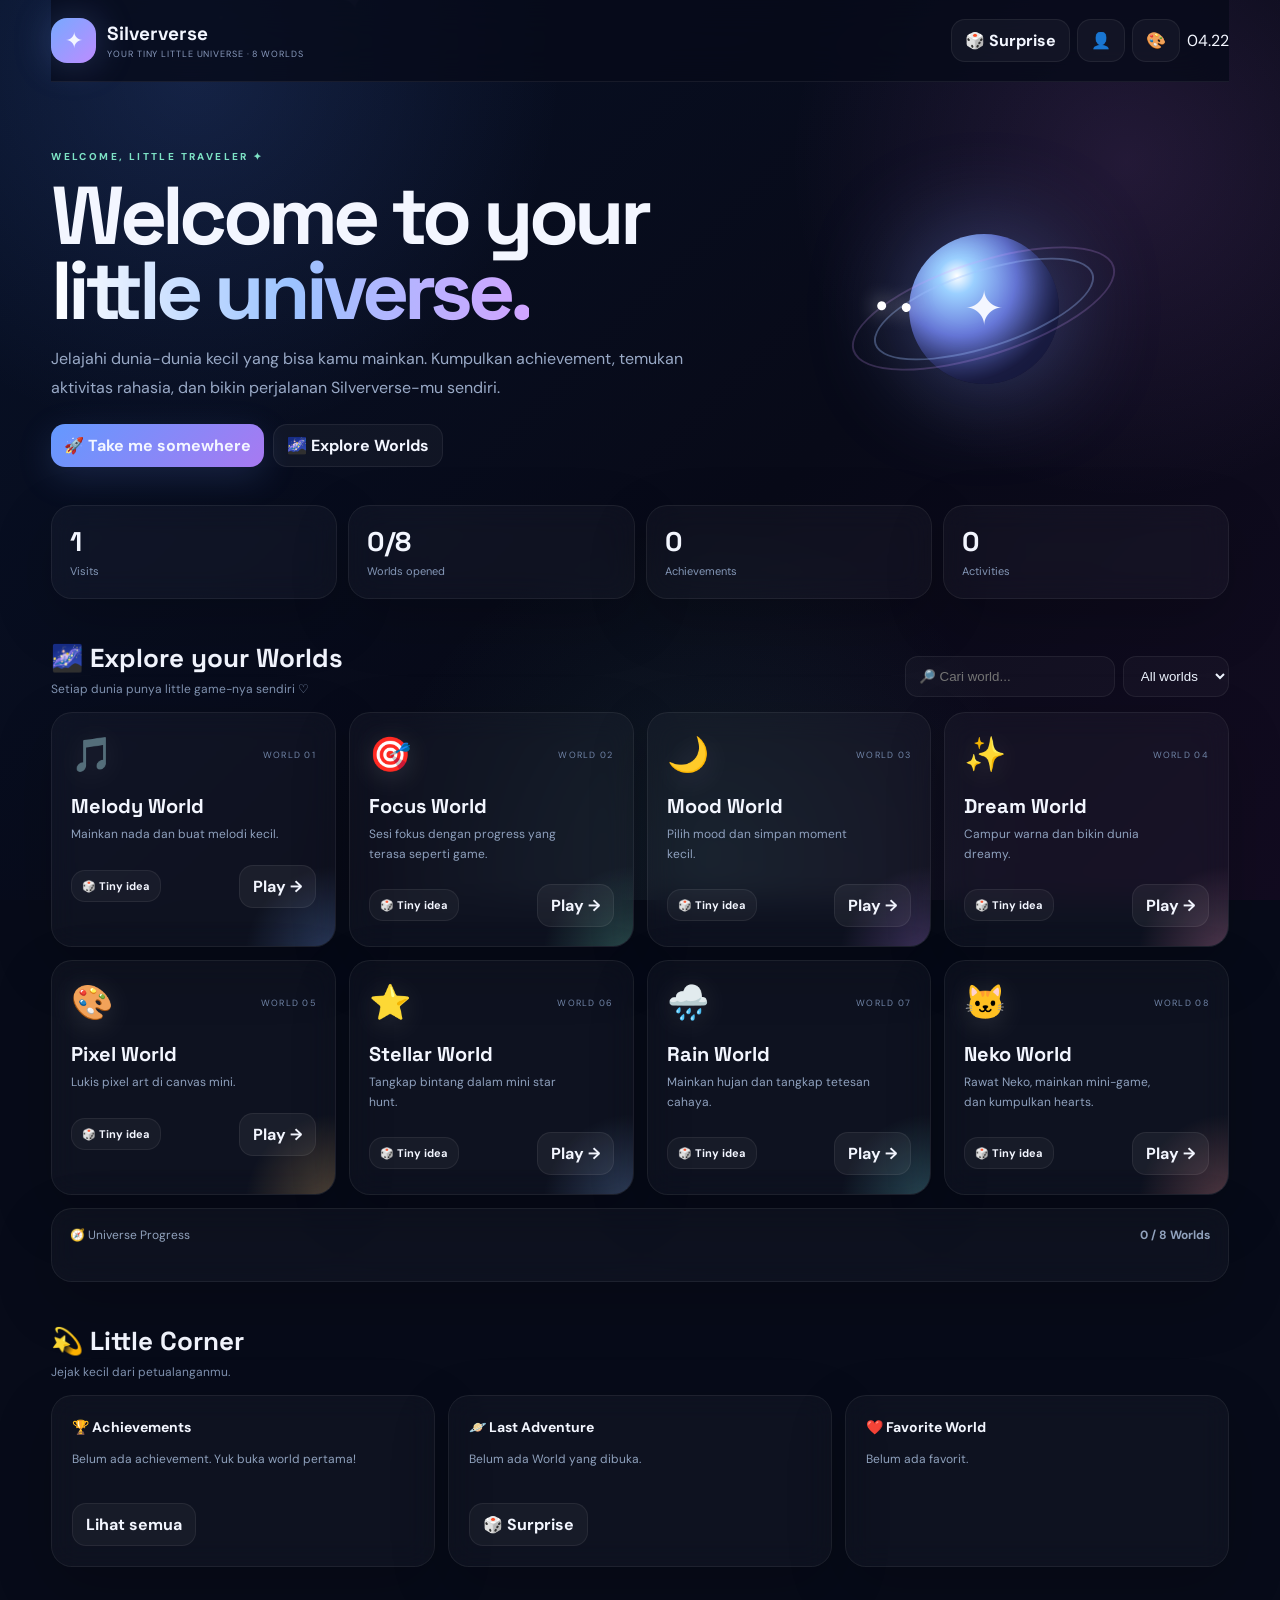
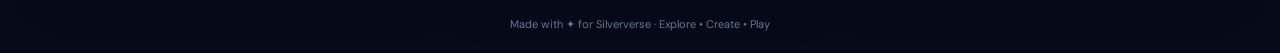
<file: index.html>
<!doctype html>
<html lang="id"><head><meta charset="utf-8"><meta name="viewport" content="width=device-width,initial-scale=1">
<title>Silververse ✦ Little Universe</title>
<meta name="description" content="Jelajahi dunia-dunia kecil yang bisa kamu mainkan. 8 worlds: Melody, Focus, Mood, Dream, Pixel, Stellar, Rain &amp; Neko.">
<meta property="og:type" content="website">
<meta property="og:site_name" content="Silververse">
<meta property="og:title" content="Silververse ✦ Little Universe">
<meta property="og:description" content="Jelajahi dunia-dunia kecil yang bisa kamu mainkan. Kumpulkan achievement, temukan aktivitas rahasia, dan bikin perjalanan Silververse-mu sendiri.">
<meta property="og:url" content="https://silververse.shafiyyah.my.id/">
<meta property="og:image" content="https://silververse.shafiyyah.my.id/og-image.png">
<meta property="og:image:secure_url" content="https://silververse.shafiyyah.my.id/og-image.png">
<meta property="og:image:type" content="image/png">
<meta property="og:image:width" content="1200">
<meta property="og:image:height" content="630">
<meta property="og:image:alt" content="Silververse — Your little digital universe">
<meta property="og:locale" content="id_ID">
<meta name="twitter:card" content="summary_large_image">
<meta name="twitter:title" content="Silververse ✦ Little Universe">
<meta name="twitter:description" content="Jelajahi 8 dunia kecil: Melody, Focus, Mood, Dream, Pixel, Stellar, Rain &amp; Neko.">
<meta name="twitter:image" content="https://silververse.shafiyyah.my.id/og-image.png">
<link rel="canonical" href="https://silververse.shafiyyah.my.id/">
<link rel="preconnect" href="https://fonts.googleapis.com"><link rel="preconnect" href="https://fonts.gstatic.com" crossorigin>
<link href="https://fonts.googleapis.com/css2?family=DM+Sans:wght@400;500;600;700;800&family=Space+Grotesk:wght@600;700&display=swap" rel="stylesheet">
<style>
*{box-sizing:border-box}html{scroll-behavior:smooth}body{margin:0;color:#f3f6ff;font-family:"DM Sans",sans-serif;background:#070b19;overflow-x:hidden}
body:before{content:"";position:fixed;inset:0;z-index:-3;background:radial-gradient(circle at 15% 8%,#5c8cff28,transparent 27%),radial-gradient(circle at 88% 18%,#d27bff22,transparent 25%),radial-gradient(circle at 55% 95%,#61e7cf14,transparent 30%),linear-gradient(135deg,#071127,#080a18 58%,#120b20)}
body:after{content:"✦  ·  ✧    ·      ✦   ·   ✧";position:fixed;inset:0;z-index:-2;opacity:.12;color:#fff;font-size:28px;letter-spacing:45px;line-height:90px;transform:rotate(-8deg) scale(1.2);pointer-events:none;animation:drift 28s linear infinite}
@keyframes drift{50%{transform:rotate(-8deg) translate3d(-25px,18px,0) scale(1.2)}}
.wrap{width:min(1180px,92vw);margin:auto}.top{display:flex;align-items:center;justify-content:space-between;padding:18px 0;position:sticky;top:0;z-index:20;background:#070b19cc;backdrop-filter:blur(18px);border-bottom:1px solid #fff1}
.brand{display:flex;gap:11px;align-items:center}.logo{width:45px;height:45px;border-radius:16px;display:grid;place-items:center;background:linear-gradient(135deg,#77a9ff,#bd8cff);box-shadow:0 0 38px #789dff44;font-size:22px}.brand b{font:700 19px "Space Grotesk"}.brand small{display:block;color:#899abd;font-size:9px;letter-spacing:.1em;margin-top:2px}
.top-actions{display:flex;gap:7px;align-items:center}button{font:inherit;color:inherit;cursor:pointer;border:1px solid #fff1;background:#ffffff0a;padding:10px 13px;border-radius:14px;font-weight:700;transition:.2s}button:hover{transform:translateY(-2px);background:#ffffff16;border-color:#91b5ff55}.primary{border:0;background:linear-gradient(135deg,#6399ff,#a879f1);box-shadow:0 10px 35px #739bff2b}
.hero{padding:68px 0 38px;display:grid;grid-template-columns:1.15fr .85fr;gap:25px;align-items:center}.kicker{font-size:10px;letter-spacing:.24em;color:#7de2c5;font-weight:800}.hero h1{font:700 clamp(46px,7vw,82px)/.92 "Space Grotesk";letter-spacing:-.06em;margin:15px 0}.hero h1 span{background:linear-gradient(90deg,#fff,#9bc3ff,#d0a4ff);color:transparent;background-clip:text}.hero p{color:#99a9c6;max-width:650px;line-height:1.8;font-size:1rem}.hero-actions{display:flex;gap:9px;flex-wrap:wrap;margin-top:22px}
.universe{position:relative;width:250px;height:250px;margin:auto;display:grid;place-items:center}.planet{width:150px;height:150px;border-radius:50%;display:grid;place-items:center;font-size:48px;background:radial-gradient(circle at 32% 28%,#fff,#9bd0ff 12%,#6879db 40%,#22254f 72%);box-shadow:0 0 100px #7c9eff66, inset -18px -18px 35px #0b0d2a77;animation:float 4s ease-in-out infinite}.ring{position:absolute;width:230px;height:78px;border:2px solid #9ec0ff55;border-radius:50%;transform:rotate(-18deg);animation:spin 12s linear infinite}.ring:after{content:"";position:absolute;width:9px;height:9px;border-radius:50%;background:#fff;top:7px;left:35px;box-shadow:0 0 20px #fff}.ring2{width:275px;height:95px;border-color:#d59aff35;animation-duration:19s;animation-direction:reverse}@keyframes float{50%{transform:translateY(-10px) rotate(2deg)}}@keyframes spin{to{transform:rotate(360deg)}}
.stats{display:grid;grid-template-columns:repeat(4,1fr);gap:11px}.stat,.panel,.world,.quick>div{background:#ffffff08;border:1px solid #fff1;border-radius:21px;box-shadow:0 20px 60px #0003;backdrop-filter:blur(14px)}.stat{padding:18px}.stat b{display:block;font:700 27px "Space Grotesk"}.stat span{font-size:11px;color:#8497b7}
.section{padding-top:42px}.head{display:flex;justify-content:space-between;align-items:end;gap:15px;margin-bottom:15px}.head h2{font:700 26px "Space Grotesk";margin:0}.head p{color:#8193b1;font-size:12px;margin:6px 0 0}.filters{display:flex;gap:8px}.search,.filter{padding:11px 13px;border-radius:13px;border:1px solid #fff1;background:#ffffff08;color:#eef4ff;outline:0}.search{width:210px}.filter option{background:#10172b}
.worlds{display:grid;grid-template-columns:repeat(4,1fr);gap:13px}.world{min-height:235px;padding:19px;position:relative;overflow:hidden;transition:.25s}.world:before{content:"";position:absolute;width:190px;height:190px;right:-95px;bottom:-105px;border-radius:50%;background:radial-gradient(circle,var(--c),transparent 67%);opacity:.28}.world:hover{transform:translateY(-7px) scale(1.01);border-color:#8bb3ff55;box-shadow:0 28px 70px #0006}.wt,.foot{display:flex;justify-content:space-between;align-items:center;gap:10px;position:relative}.icon{font-size:34px;filter:drop-shadow(0 5px 14px #fff2)}.num{font-size:9px;letter-spacing:.14em;color:#7185a8}.world h3{font:700 20px "Space Grotesk";margin:16px 0 6px}.world p{color:#8fa1be;font-size:12px;line-height:1.6;margin:0;max-width:210px}.foot{margin-top:auto;padding-top:20px}.mini{font-size:11px;padding:8px 10px}.enter{background:#ffffff0d}.badge{font-size:9px;color:#8eb3ff;letter-spacing:.12em}
.progress{padding:18px;margin-top:13px}.progressTop{display:flex;justify-content:space-between;color:#91a2bd;font-size:12px}.bar{height:10px;background:#fff0a;border-radius:20px;margin-top:10px;overflow:hidden}.bar i{display:block;width:0;height:100%;background:linear-gradient(90deg,#71a0ff,#bb83f4,#75e5c8);border-radius:20px;transition:.7s}
.quick{display:grid;grid-template-columns:repeat(3,1fr);gap:13px}.quick>div{padding:20px}.quick b{font-size:14px}.quick p{color:#8fa1bd;font-size:12px;line-height:1.7;min-height:42px}.toast{position:fixed;left:50%;bottom:25px;transform:translate(-50%,25px);opacity:0;z-index:100;padding:13px 17px;border-radius:16px;border:1px solid #fff2;background:#101a30f5;backdrop-filter:blur(18px);box-shadow:0 20px 60px #0008;transition:.25s}.toast.show{opacity:1;transform:translate(-50%,0)}
.modal{position:fixed;inset:0;display:none;place-items:center;background:#02040ccc;backdrop-filter:blur(13px);z-index:90;padding:18px}.modal.show{display:grid}.box{width:min(650px,100%);max-height:86vh;overflow:auto;padding:27px;position:relative}.close{position:absolute;right:15px;top:15px;font-size:20px}.modal-kicker{font-size:10px;letter-spacing:.18em;color:#81b0ff}.box h2{font:700 30px "Space Grotesk";margin:8px 0 20px}.profile-grid{display:grid;grid-template-columns:repeat(3,1fr);gap:9px}.profile-grid div{padding:17px;border-radius:16px;background:#fff1}.profile-grid b{display:block;font:700 23px "Space Grotesk"}.profile-grid span,.muted{font-size:10px;color:#8193b0}.ach{display:flex;gap:12px;padding:13px;border-radius:15px;background:#fff1;margin:7px 0}.ach.off{opacity:.38}.ach small{display:block;color:#8193b0;margin-top:3px}.themes{display:grid;grid-template-columns:1fr 1fr;gap:10px}.theme{padding:17px;text-align:left}.theme.active{border-color:#87afff77;background:#87afff12}.teleport{position:fixed;inset:0;z-index:200;background:#050817;display:none;place-items:center;text-align:center}.teleport.show{display:grid;animation:warp .45s ease}.warp{font-size:70px;animation:warpSpin .45s ease}.teleport b{position:absolute;margin-top:160px;letter-spacing:.12em}@keyframes warp{from{opacity:0}to{opacity:1}}@keyframes warpSpin{from{transform:scale(.2) rotate(0)}to{transform:scale(1) rotate(360deg)}}
@media(max-width:900px){.hero{grid-template-columns:1fr}.universe{margin-top:10px}.worlds{grid-template-columns:repeat(2,1fr)}}@media(max-width:620px){.top-actions #clock{display:none}.hero{padding-top:48px}.worlds,.quick{grid-template-columns:1fr}.stats{grid-template-columns:1fr 1fr}.head{align-items:stretch;flex-direction:column}.filters{display:flex}.search{flex:1;width:auto}.themes{grid-template-columns:1fr}.profile-grid{grid-template-columns:1fr 1fr}}
</style></head>
<body><div class="wrap">
<header class="top"><div class="brand"><div class="logo">✦</div><div><b>Silververse</b><small>YOUR TINY LITTLE UNIVERSE · 8 WORLDS</small></div></div>
<div class="top-actions"><button onclick="surprise()">🎲 Surprise</button><button onclick="profile()">👤</button><button onclick="themes()">🎨</button><span id="clock"></span></div></header>
<section class="hero"><div><div class="kicker">WELCOME, LITTLE TRAVELER ✦</div><h1>Welcome to your<br><span>little universe.</span></h1><p>Jelajahi dunia-dunia kecil yang bisa kamu mainkan. Kumpulkan achievement, temukan aktivitas rahasia, dan bikin perjalanan Silververse-mu sendiri.</p><div class="hero-actions"><button class="primary" onclick="surprise()">🚀 Take me somewhere</button><button onclick="document.getElementById('worldSec').scrollIntoView()">🌌 Explore Worlds</button></div></div>
<div class="universe"><div class="ring"></div><div class="ring ring2"></div><div class="planet">✦</div></div></section>
<section class="stats"><div class="stat"><b id="visits">0</b><span>Visits</span></div><div class="stat"><b id="opened">0/8</b><span>Worlds opened</span></div><div class="stat"><b id="achievements">0</b><span>Achievements</span></div><div class="stat"><b id="activities">0</b><span>Activities</span></div></section>
<section class="section" id="worldSec"><div class="head"><div><h2>🌌 Explore your Worlds</h2><p>Setiap dunia punya little game-nya sendiri ♡</p></div><div class="filters"><input class="search" id="search" placeholder="🔎 Cari world..."><select class="filter" id="filter"><option value="all">All worlds</option><option value="play">Play</option><option value="focus">Focus</option><option value="calm">Calm</option><option value="create">Create</option></select></div></div><div class="worlds" id="grid"></div>
<div class="panel progress"><div class="progressTop"><span>🧭 Universe Progress</span><b id="progressText">0 / 8 Worlds</b></div><div class="bar"><i id="progressBar"></i></div></div></section>
<section class="section"><div class="head"><div><h2>💫 Little Corner</h2><p>Jejak kecil dari petualanganmu.</p></div></div><div class="quick"><div><b>🏆 Achievements</b><p id="achSummary">Belum ada achievement. Yuk buka world pertama!</p><button onclick="achievements()">Lihat semua</button></div><div><b>🪐 Last Adventure</b><p id="last">Belum ada World yang dibuka.</p><button onclick="surprise()">🎲 Surprise</button></div><div><b>❤️ Favorite World</b><p id="fav">Belum ada favorit.</p></div></div></section>
<footer style="text-align:center;color:#667895;font-size:11px;padding:50px 0 22px">Made with ✦ for Silververse · Explore • Create • Play</footer></div>
<div class="modal" id="modal"><div class="panel box"><button class="close" onclick="closeModal()">×</button><div id="modalBody"></div></div></div><div class="toast" id="toast"></div>
<div class="teleport" id="teleport"><div class="warp">✦</div><b>WARPING TO YOUR WORLD...</b></div>
<script>
const WORLDS=[
{id:"melody",name:"Melody World",icon:"🎵",desc:"Mainkan nada dan buat melodi kecil.",cat:"play",path:"apps/melody/"},
{id:"focus",name:"Focus World",icon:"🎯",desc:"Sesi fokus dengan progress yang terasa seperti game.",cat:"focus",path:"apps/focus/"},
{id:"mood",name:"Mood World",icon:"🌙",desc:"Pilih mood dan simpan moment kecil.",cat:"calm",path:"apps/mood/"},
{id:"dream",name:"Dream World",icon:"✨",desc:"Campur warna dan bikin dunia dreamy.",cat:"create",path:"apps/dream/"},
{id:"pixel",name:"Pixel World",icon:"🎨",desc:"Lukis pixel art di canvas mini.",cat:"create",path:"apps/pixel/"},
{id:"stellar",name:"Stellar World",icon:"⭐",desc:"Tangkap bintang dalam mini star hunt.",cat:"play",path:"apps/stellar/"},
{id:"rain",name:"Rain World",icon:"🌧️",desc:"Mainkan hujan dan tangkap tetesan cahaya.",cat:"calm",path:"apps/rain/"},
{id:"neko",name:"Neko World",icon:"🐱",desc:"Rawat Neko, mainkan mini-game, dan kumpulkan hearts.",cat:"play",path:"apps/neko/"}
];
const ACH=[["first","🌟 First World","Buka World pertama"],["melody","🎵 Melody Maker","Mainkan Melody"],["mood","🌙 Mood Keeper","Simpan moment"],["focus","🎯 Focus Master","Mulai Focus"],["stellar","⭐ Stargazer","Tangkap bintang"],["dream","✨ Dreamer","Buat kombinasi warna"],["pixel","🎨 Pixel Maker","Gambar pixel"],["rain","🌧️ Rainy Soul","Mainkan Rain"],["neko","🐱 Neko Friend","Berinteraksi dengan Neko"],["traveler","🧭 Explorer I","Buka 4 World"],["complete","🚀 Universe Explorer","Buka semua 8 World"]];
const KEY="sv2State";let state=JSON.parse(localStorage.getItem(KEY)||"{}");state.visits=(+state.visits||0)+1;state.opened=Array.isArray(state.opened)?state.opened:[];state.ach=Array.isArray(state.ach)?state.ach:[];state.activities=+state.activities||0;state.favorites=state.favorites||{};state.last=state.last||"";state.theme=state.theme||"cosmic";localStorage.setItem(KEY,JSON.stringify(state));
function save(){localStorage.setItem(KEY,JSON.stringify(state))}
function toast(x){const t=document.getElementById("toast");t.textContent=x;t.classList.add("show");clearTimeout(window.tt);window.tt=setTimeout(()=>t.classList.remove("show"),2800)}
function unlock(id){if(!state.ach.includes(id)){state.ach.push(id);save();toast("✨ Achievement unlocked! "+(ACH.find(a=>a[0]===id)||["","🏆",""])[1])}}
function enter(w){state.activities++;if(!state.opened.includes(w.id))state.opened.push(w.id);state.favorites[w.id]=(state.favorites[w.id]||0)+1;state.last=w.name;unlock("first");if(w.id!=="first") unlock(w.id);if(state.opened.length>=4)unlock("traveler");if(state.opened.length===8)unlock("complete");save();render();toast("💫 " + w.name);document.getElementById("teleport").classList.add("show");setTimeout(()=>location.href=w.path,480)}
function surprise(){enter(WORLDS[Math.floor(Math.random()*WORLDS.length)])}
function render(){let q=document.getElementById("search").value.toLowerCase().trim(),cat=document.getElementById("filter").value;let list=WORLDS.filter(w=>(cat==="all"||w.cat===cat)&&(w.name+" "+w.desc).toLowerCase().includes(q));document.getElementById("grid").innerHTML=list.map((w,i)=>`<article class="world" style="--c:${["#79a7ff","#75e4c5","#c18cff","#ff9dcc","#ffc978","#8abaff","#71dbe8","#ff9f9f"][WORLDS.indexOf(w)]}"><div class="wt"><span class="icon">${w.icon}</span><span class="num">WORLD ${String(WORLDS.indexOf(w)+1).padStart(2,"0")}</span></div><h3>${w.name}</h3><p>${w.desc}</p><div class="foot"><button class="mini" onclick="event.stopPropagation();surpriseIdea('${w.id}')">🎲 Tiny idea</button><button class="enter" onclick="event.stopPropagation();enter(WORLDS.find(x=>x.id==='${w.id}'))">Play →</button></div></article>`).join("")||"<div style='grid-column:1/-1;text-align:center;padding:50px;color:#8395b2'>World tidak ditemukan ✦</div>";
document.getElementById("visits").textContent=state.visits;document.getElementById("opened").textContent=state.opened.length+"/8";document.getElementById("achievements").textContent=state.ach.length;document.getElementById("activities").textContent=state.activities;document.getElementById("progressText").textContent=state.opened.length+" / 8 Worlds";document.getElementById("progressBar").style.width=(state.opened.length/8*100)+"%";document.getElementById("achSummary").textContent=state.ach.length?state.ach.map(id=>(ACH.find(a=>a[0]===id)||["",id])[1]).join(" · "):"Belum ada achievement. Yuk buka world pertama!";document.getElementById("last").textContent=state.last||"Belum ada World yang dibuka.";let f=Object.entries(state.favorites).sort((a,b)=>b[1]-a[1])[0];document.getElementById("fav").textContent=f?WORLDS.find(w=>w.id===f[0]).name:"Belum ada favorit."}
function surpriseIdea(id){const ideas={melody:"Coba bikin melodi yang terdengar seperti pagi.",focus:"Tantang dirimu menyelesaikan satu hal kecil.",mood:"Simpan satu moment baik hari ini.",dream:"Buat warna langit versi kamu.",pixel:"Gambar satu ikon mungil.",stellar:"Tangkap semua bintang yang kamu lihat.",rain:"Cari tetesan cahaya sebanyak mungkin.",neko:"Kasih Neko perhatian ekstra hari ini."};toast(WORLDS.find(w=>w.id===id).icon+" "+ideas[id])}
function achievements(){openModal(`<div class="modal-kicker">YOUR COLLECTION</div><h2>${state.ach.length}/${ACH.length} unlocked</h2>${ACH.map(a=>`<div class="ach ${state.ach.includes(a[0])?"":"off"}"><span>${state.ach.includes(a[0])?"🏆":"🔒"}</span><div><b>${a[1]}</b><small>${a[2]}</small></div></div>`).join("")}`)}
function profile(){let f=Object.entries(state.favorites).sort((a,b)=>b[1]-a[1])[0];openModal(`<div class="modal-kicker">TRAVELER CARD</div><h2>Little Traveler ✦</h2><div class="profile-grid"><div><b>${state.opened.length}/8</b><span>Worlds</span></div><div><b>${state.ach.length}</b><span>Achievements</span></div><div><b>${state.activities}</b><span>Activities</span></div></div><p class="muted" style="line-height:1.8">Favorite: ${f?WORLDS.find(w=>w.id===f[0]).name:"—"}<br>Universe progress: ${Math.round(state.opened.length/8*100)}%</p>`)}
function themes(){const ts=[["cosmic","🌌","Cosmic"],["moon","🌙","Moonlight"],["aurora","🌿","Aurora"],["dreamy","🌸","Dreamy"]];openModal(`<div class="modal-kicker">ATMOSPHERE</div><h2>Choose your vibe</h2><div class="themes">${ts.map(t=>`<button class="theme ${state.theme===t[0]?"active":""}" onclick="setTheme('${t[0]}')">${t[1]} <b>${t[2]}</b></button>`).join("")}</div>`)}
function setTheme(t){state.theme=t;save();document.body.dataset.theme=t;closeModal();toast("🎨 "+t+" mode")}
function openModal(x){document.getElementById("modalBody").innerHTML=x;document.getElementById("modal").classList.add("show")}function closeModal(){document.getElementById("modal").classList.remove("show")}
document.getElementById("search").oninput=render;document.getElementById("filter").onchange=render;document.getElementById("modal").onclick=e=>{if(e.target.id==="modal")closeModal()};setInterval(()=>document.getElementById("clock").textContent=new Date().toLocaleTimeString("id-ID",{hour:"2-digit",minute:"2-digit"}),1000);render();
</script></body></html>
</file>
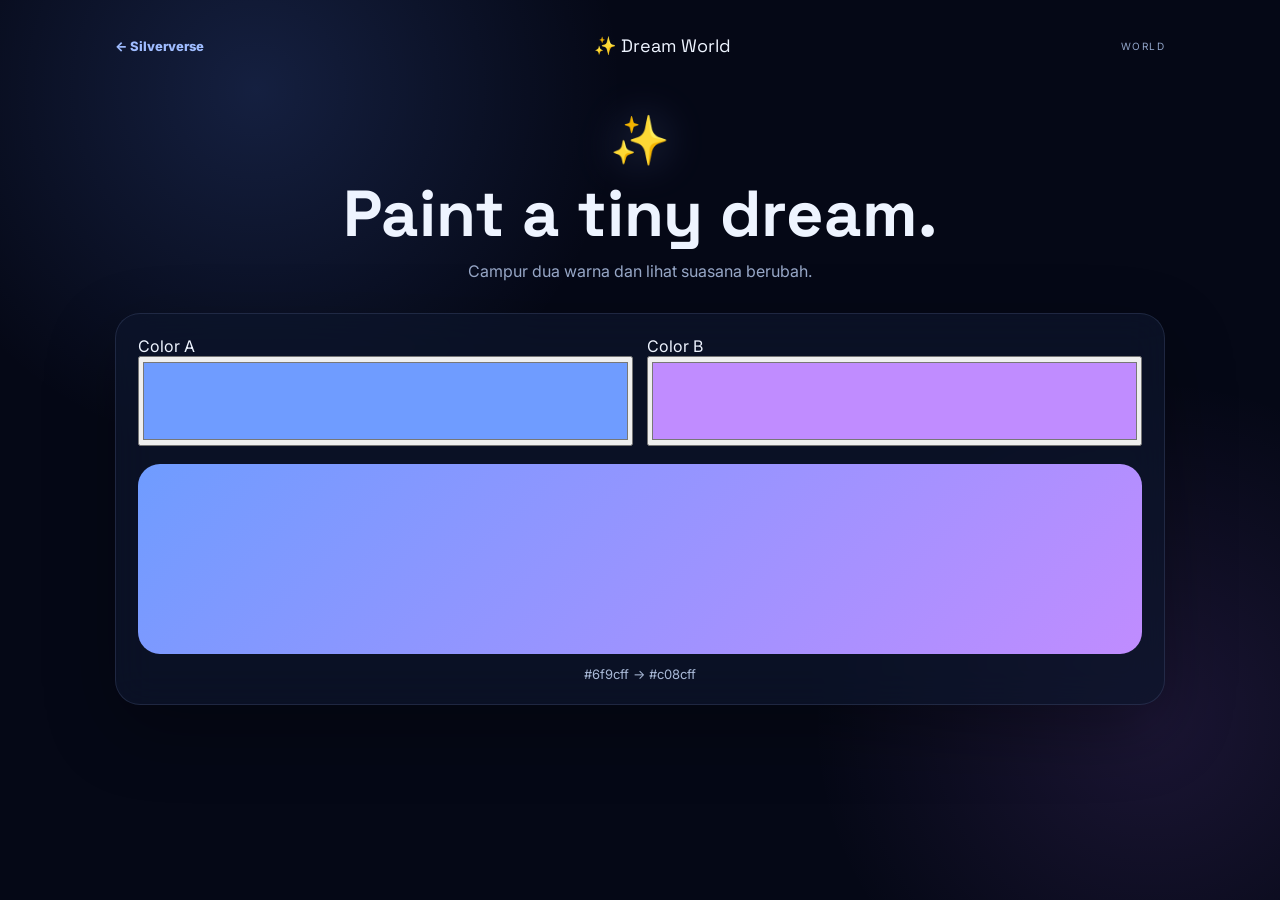
<file: apps/colorlab/index.html>
<!doctype html><html lang="id"><head><meta charset="utf-8"><meta name="viewport" content="width=device-width,initial-scale=1">
<title>Dream World — Silververse</title><link rel="preconnect" href="https://fonts.googleapis.com"><link rel="preconnect" href="https://fonts.gstatic.com" crossorigin>
<link href="https://fonts.googleapis.com/css2?family=Inter:wght@400;600;700;800&family=Space+Grotesk:wght@600;700&display=swap" rel="stylesheet"><link rel="stylesheet" href="style.css"></head>
<body><div class="shell"><nav class="nav"><a class="back" href="../../">← Silververse</a><div class="title">✨ Dream World</div><span class="pill">WORLD</span></nav>
<div class="hero"><div class="emoji">✨</div><h1>Paint a tiny dream.</h1><p>Campur dua warna dan lihat suasana berubah.</p></div>
<div class="panel"><div class="grid2"><label>Color A<br><input id="a" type="color" value="#6f9cff" style="width:100%;height:90px"></label><label>Color B<br><input id="b" type="color" value="#c08cff" style="width:100%;height:90px"></label></div><div id="preview" style="height:190px;border-radius:22px;margin-top:18px"></div><div class="result" id="code"></div></div>
</div><script src="app.js"></script></body></html>
</file>
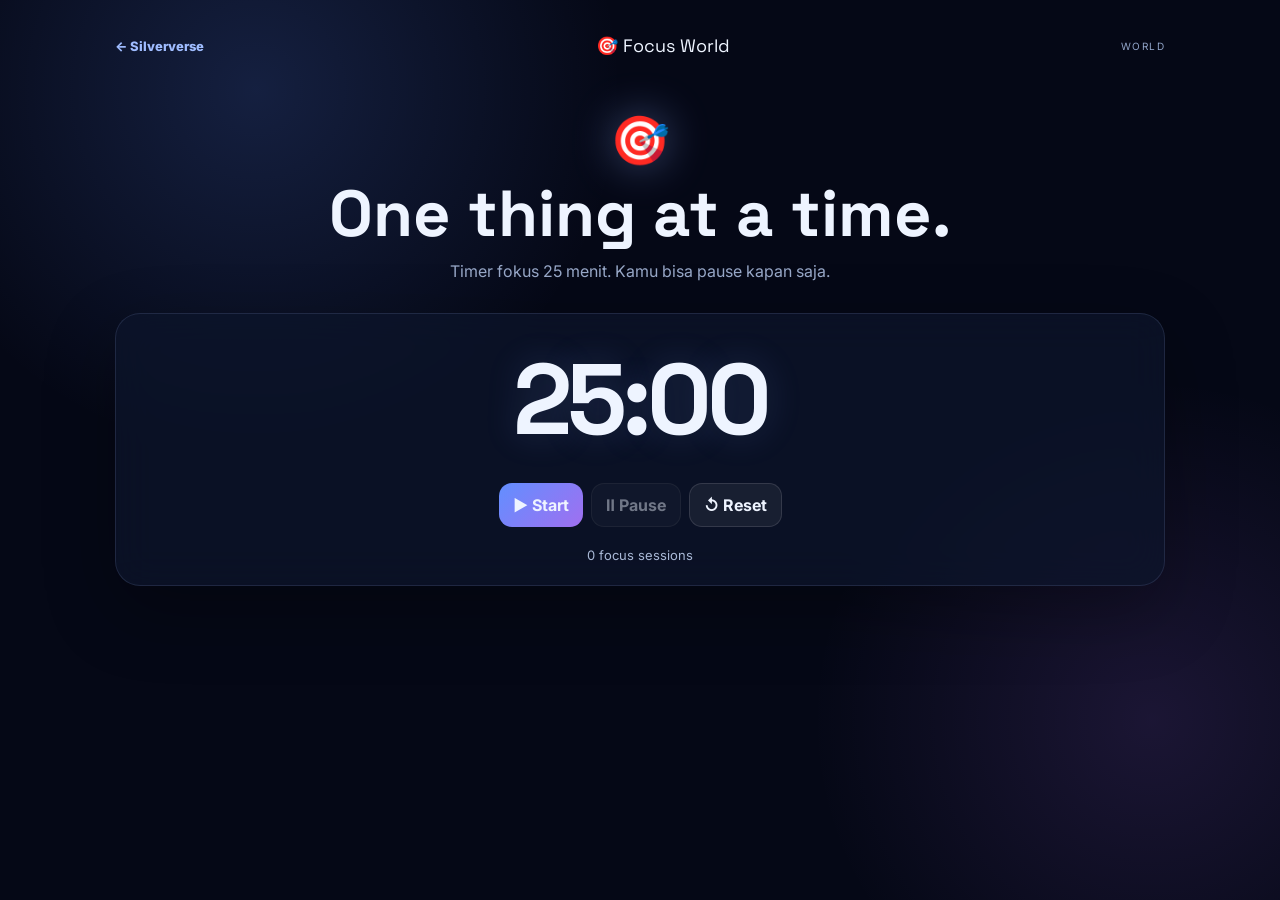
<file: apps/focus/index.html>
<!doctype html><html lang="id"><head><meta charset="utf-8"><meta name="viewport" content="width=device-width,initial-scale=1">
<title>Focus World — Silververse</title><link rel="preconnect" href="https://fonts.googleapis.com"><link rel="preconnect" href="https://fonts.gstatic.com" crossorigin>
<link href="https://fonts.googleapis.com/css2?family=Inter:wght@400;600;700;800&family=Space+Grotesk:wght@600;700&display=swap" rel="stylesheet"><link rel="stylesheet" href="style.css"></head>
<body><div class="shell"><nav class="nav"><a class="back" href="../../">← Silververse</a><div class="title">🎯 Focus World</div><span class="pill">WORLD</span></nav>
<div class="hero"><div class="emoji">🎯</div><h1>One thing at a time.</h1><p>Timer fokus 25 menit. Kamu bisa pause kapan saja.</p></div>
<div class="panel" style="text-align:center"><div id="timer" style="font:700 clamp(55px,12vw,100px) 'Space Grotesk'">25:00</div><div class="actions"><button class="primary" id="start">▶ Start</button><button id="pause">Ⅱ Pause</button><button id="reset">↺ Reset</button></div><div class="result" id="msg">0 focus sessions</div></div>
</div><script src="app.js"></script></body></html>
</file>
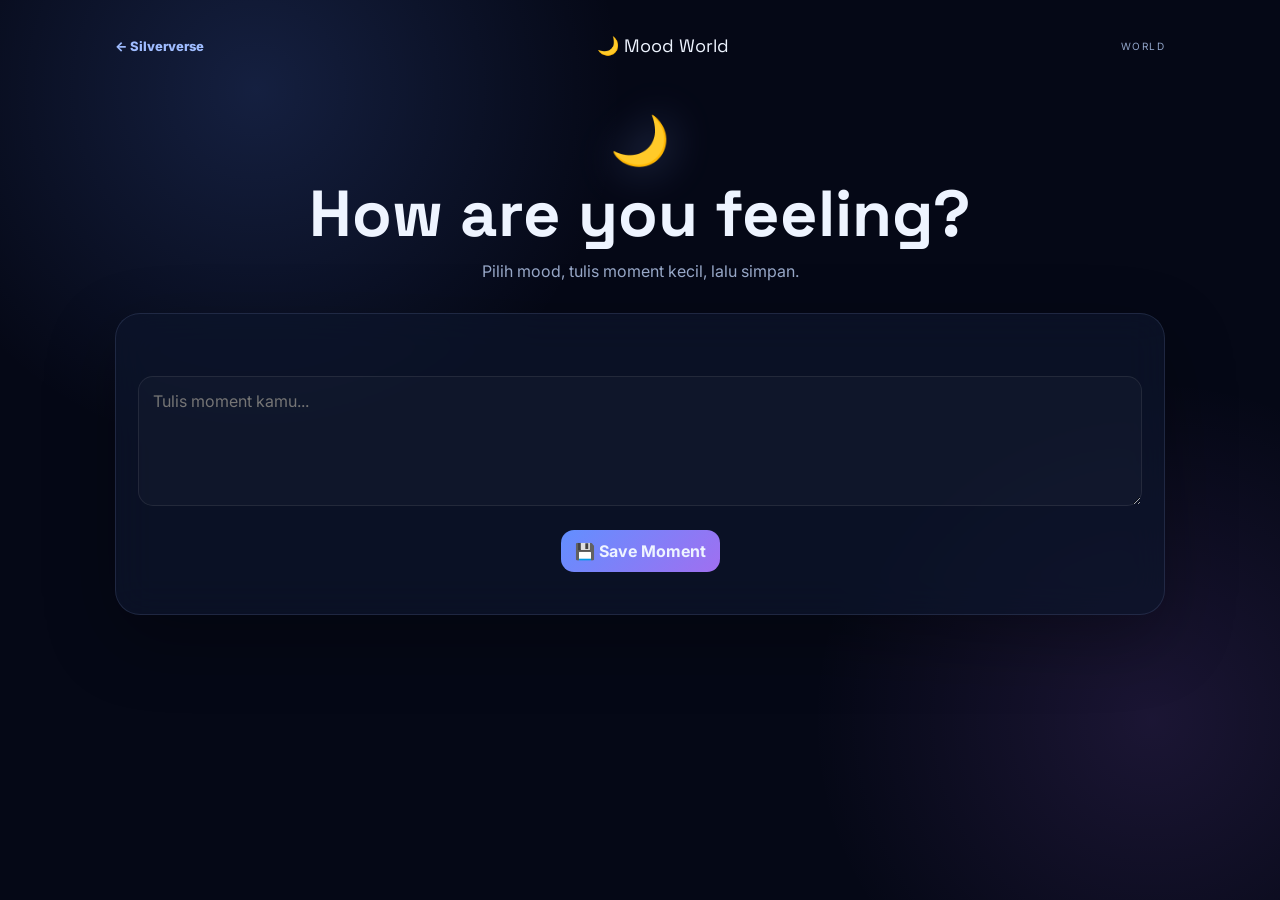
<file: apps/lunara/index.html>
<!doctype html><html lang="id"><head><meta charset="utf-8"><meta name="viewport" content="width=device-width,initial-scale=1">
<title>Mood World — Silververse</title><link rel="preconnect" href="https://fonts.googleapis.com"><link rel="preconnect" href="https://fonts.gstatic.com" crossorigin>
<link href="https://fonts.googleapis.com/css2?family=Inter:wght@400;600;700;800&family=Space+Grotesk:wght@600;700&display=swap" rel="stylesheet"><link rel="stylesheet" href="style.css"></head>
<body><div class="shell"><nav class="nav"><a class="back" href="../../">← Silververse</a><div class="title">🌙 Mood World</div><span class="pill">WORLD</span></nav>
<div class="hero"><div class="emoji">🌙</div><h1>How are you feeling?</h1><p>Pilih mood, tulis moment kecil, lalu simpan.</p></div>
<div class="panel"><div class="actions" id="moods"></div><textarea id="note" placeholder="Tulis moment kamu..." style="width:100%;min-height:130px;resize:vertical;padding:14px;border-radius:15px;border:1px solid #ffffff14;background:#ffffff06;color:inherit;outline:0"></textarea><div class="actions"><button class="primary" id="save">💾 Save Moment</button></div><div id="list"></div></div>
</div><script src="app.js"></script></body></html>
</file>
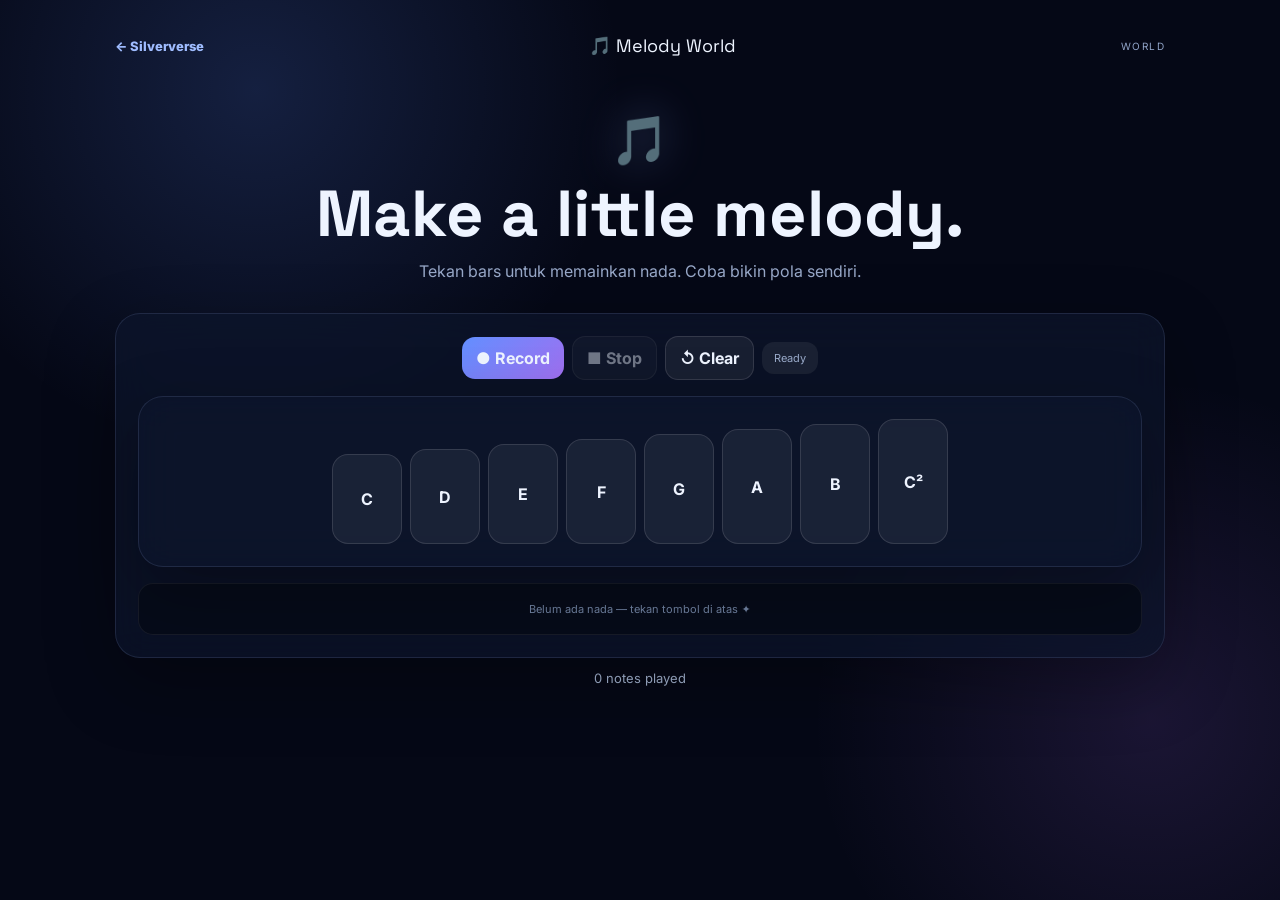
<file: apps/melody/index.html>
<!doctype html><html lang="id"><head><meta charset="utf-8"><meta name="viewport" content="width=device-width,initial-scale=1">
<title>Melody World — Silververse</title><link rel="preconnect" href="https://fonts.googleapis.com"><link rel="preconnect" href="https://fonts.gstatic.com" crossorigin>
<link href="https://fonts.googleapis.com/css2?family=Inter:wght@400;600;700;800&family=Space+Grotesk:wght@600;700&display=swap" rel="stylesheet"><link rel="stylesheet" href="style.css"></head>
<body><div class="shell"><nav class="nav"><a class="back" href="../../">← Silververse</a><div class="title">🎵 Melody World</div><span class="pill">WORLD</span></nav>
<div class="hero"><div class="emoji">🎵</div><h1>Make a little melody.</h1><p>Tekan bars untuk memainkan nada. Coba bikin pola sendiri.</p></div>
<div class="panel">
  <div class="toolbar"><button id="record" class="primary">● Record</button><button id="stop" disabled>■ Stop</button><button id="clear">↺ Clear</button><span id="recordState">Ready</span></div>
  <div class="panel" id="keys"></div>
  <div class="sequence" id="sequence"><span class="empty">Belum ada nada — tekan tombol di atas ✦</span></div>
</div>
<div class="result" id="readout">0 notes played</div>
</div><script src="app.js"></script></body></html>
</file>
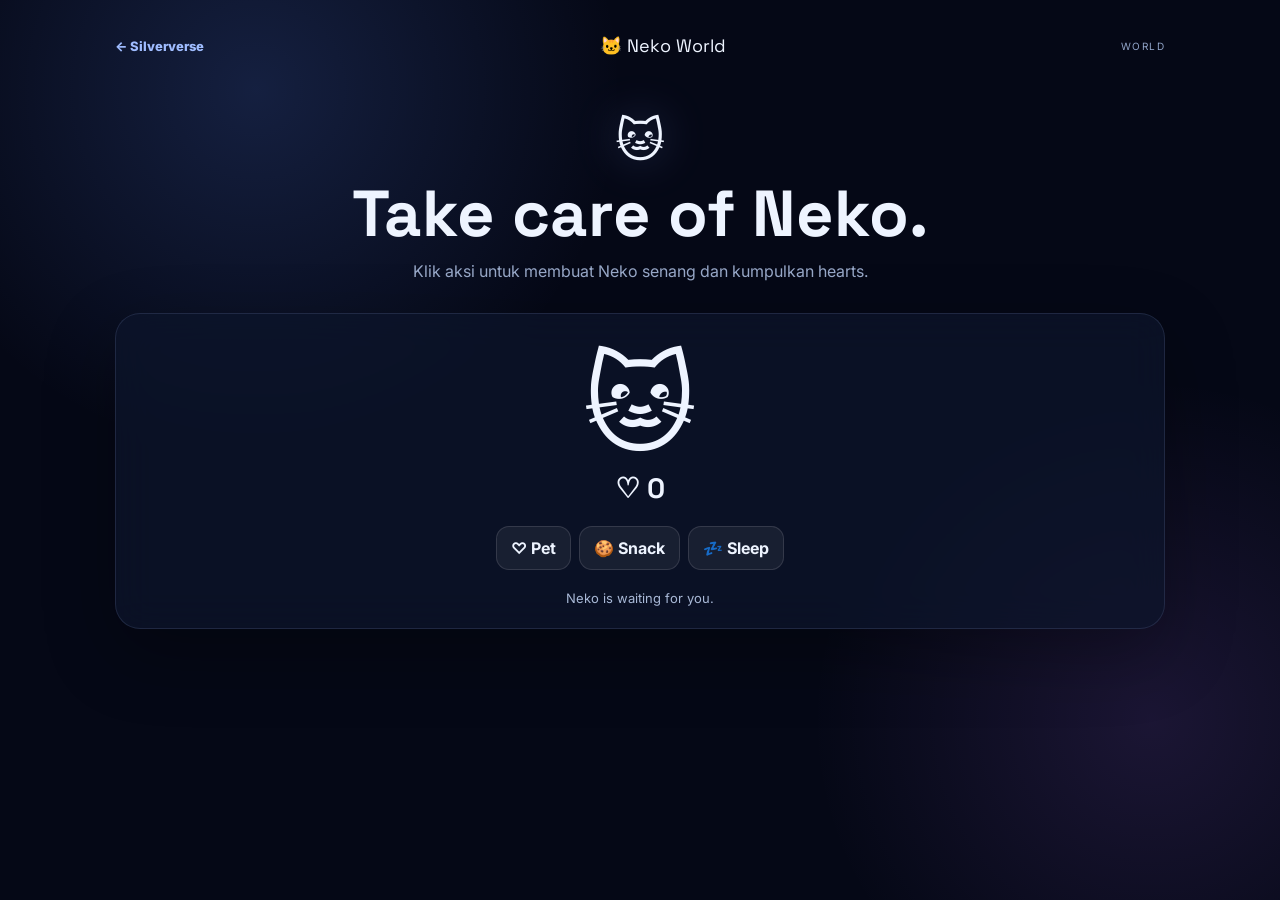
<file: apps/neko-desktop/index.html>
<!doctype html><html lang="id"><head><meta charset="utf-8"><meta name="viewport" content="width=device-width,initial-scale=1">
<title>Neko World — Silververse</title><link rel="preconnect" href="https://fonts.googleapis.com"><link rel="preconnect" href="https://fonts.gstatic.com" crossorigin>
<link href="https://fonts.googleapis.com/css2?family=Inter:wght@400;600;700;800&family=Space+Grotesk:wght@600;700&display=swap" rel="stylesheet"><link rel="stylesheet" href="style.css"></head>
<body><div class="shell"><nav class="nav"><a class="back" href="../../">← Silververse</a><div class="title">🐱 Neko World</div><span class="pill">WORLD</span></nav>
<div class="hero"><div class="emoji">🐱</div><h1>Take care of Neko.</h1><p>Klik aksi untuk membuat Neko senang dan kumpulkan hearts.</p></div>
<div class="panel" style="text-align:center"><div id="cat" style="font-size:110px;transition:.25s">🐱</div><div id="hearts" style="font:700 28px 'Space Grotesk'">♡ 0</div><div class="actions"><button id="pet">♡ Pet</button><button id="snack">🍪 Snack</button><button id="sleep">💤 Sleep</button></div><div class="result" id="status">Neko is waiting for you.</div></div>
</div><script src="app.js"></script></body></html>
</file>
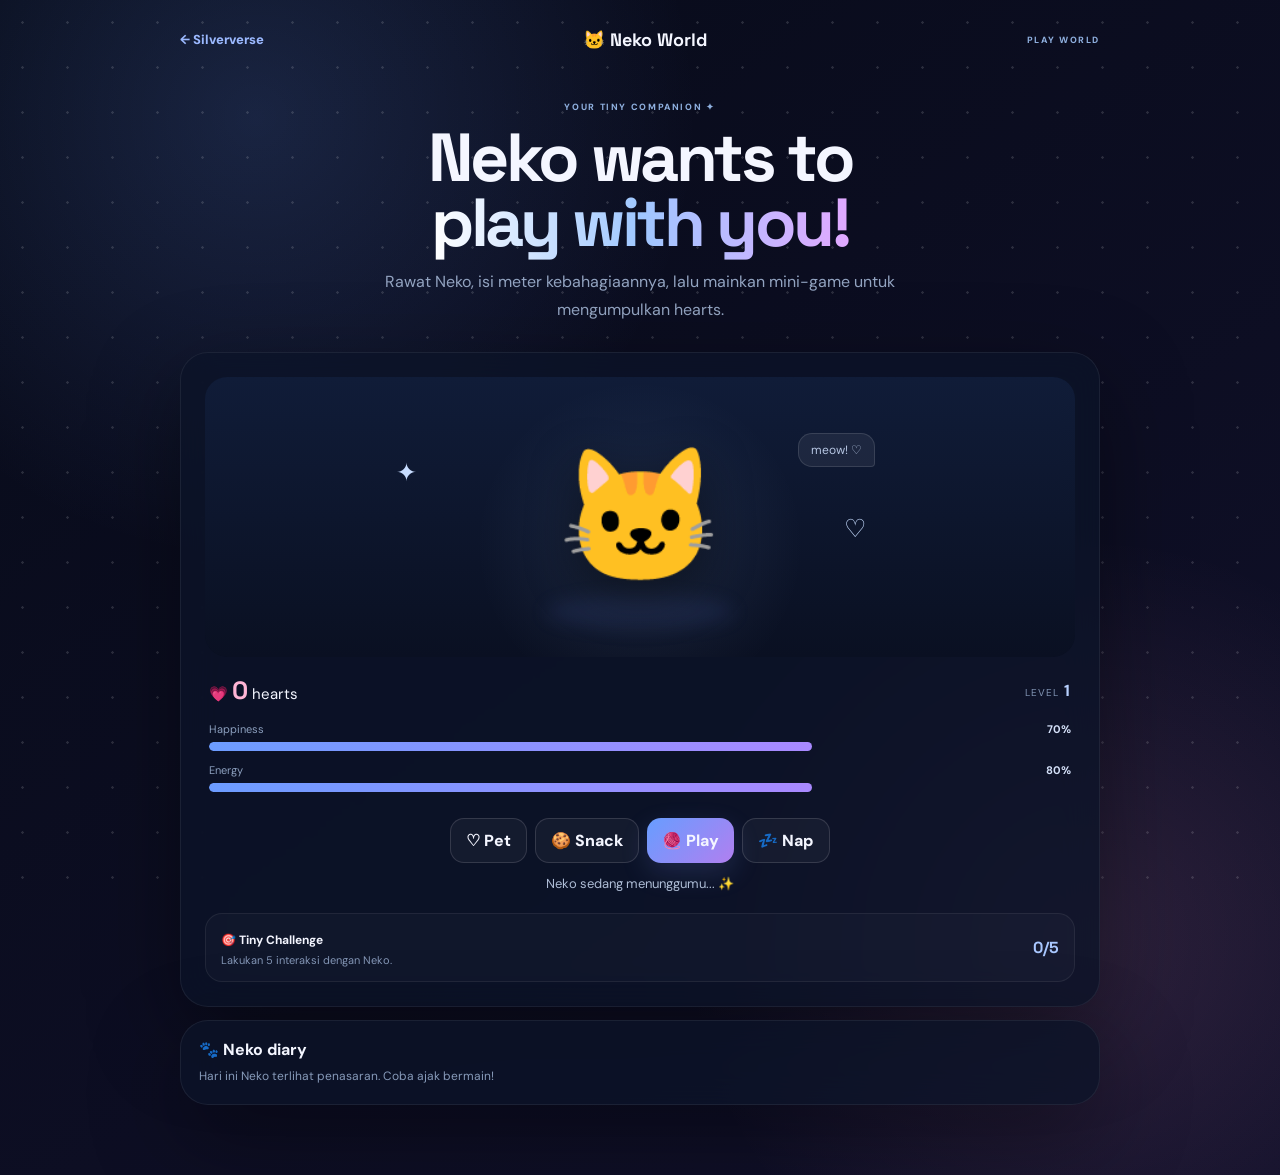
<file: apps/neko/index.html>
<!doctype html><html lang="id"><head><meta charset="utf-8"><meta name="viewport" content="width=device-width,initial-scale=1">
<title>Neko World 🐱 — Silververse</title><link rel="preconnect" href="https://fonts.googleapis.com"><link rel="preconnect" href="https://fonts.gstatic.com" crossorigin>
<link href="https://fonts.googleapis.com/css2?family=DM+Sans:wght@400;600;700;800&family=Space+Grotesk:wght@600;700&display=swap" rel="stylesheet"><link rel="stylesheet" href="style.css"></head>
<body><div class="shell"><nav class="nav"><a class="back" href="../../">← Silververse</a><div class="title">🐱 Neko World</div><span class="pill">PLAY WORLD</span></nav>
<header class="hero"><div class="eyebrow">YOUR TINY COMPANION ✦</div><h1>Neko wants to<br><span>play with you!</span></h1><p>Rawat Neko, isi meter kebahagiaannya, lalu mainkan mini-game untuk mengumpulkan hearts.</p></header>
<section class="game panel"><div class="cat-stage"><div class="spark s1">✦</div><div class="spark s2">♡</div><div id="cat" class="cat" aria-label="Neko">🐱</div><div id="moodBubble" class="bubble">meow! ♡</div></div>
<div class="hud"><div class="heart-count">💗 <b id="hearts">0</b> hearts</div><div class="level">LEVEL <b id="level">1</b></div></div>
<div class="meters"><div><div class="meter-label"><span>Happiness</span><b id="happyText">70%</b></div><div class="meter"><i id="happyBar"></i></div></div><div><div class="meter-label"><span>Energy</span><b id="energyText">80%</b></div><div class="meter"><i id="energyBar"></i></div></div></div>
<div class="actions"><button id="pet">♡ Pet</button><button id="snack">🍪 Snack</button><button id="toy" class="primary">🧶 Play</button><button id="sleep">💤 Nap</button></div>
<div class="status" id="status">Neko sedang menunggumu... ✨</div>
<div class="challenge"><div><b>🎯 Tiny Challenge</b><span id="challenge">Lakukan 5 interaksi dengan Neko.</span></div><b id="count">0/5</b></div></section>
<section class="panel tips"><b>🐾 Neko diary</b><p id="diary">Hari ini Neko terlihat penasaran. Coba ajak bermain!</p></section>
</div><script src="app.js"></script></body></html>
</file>
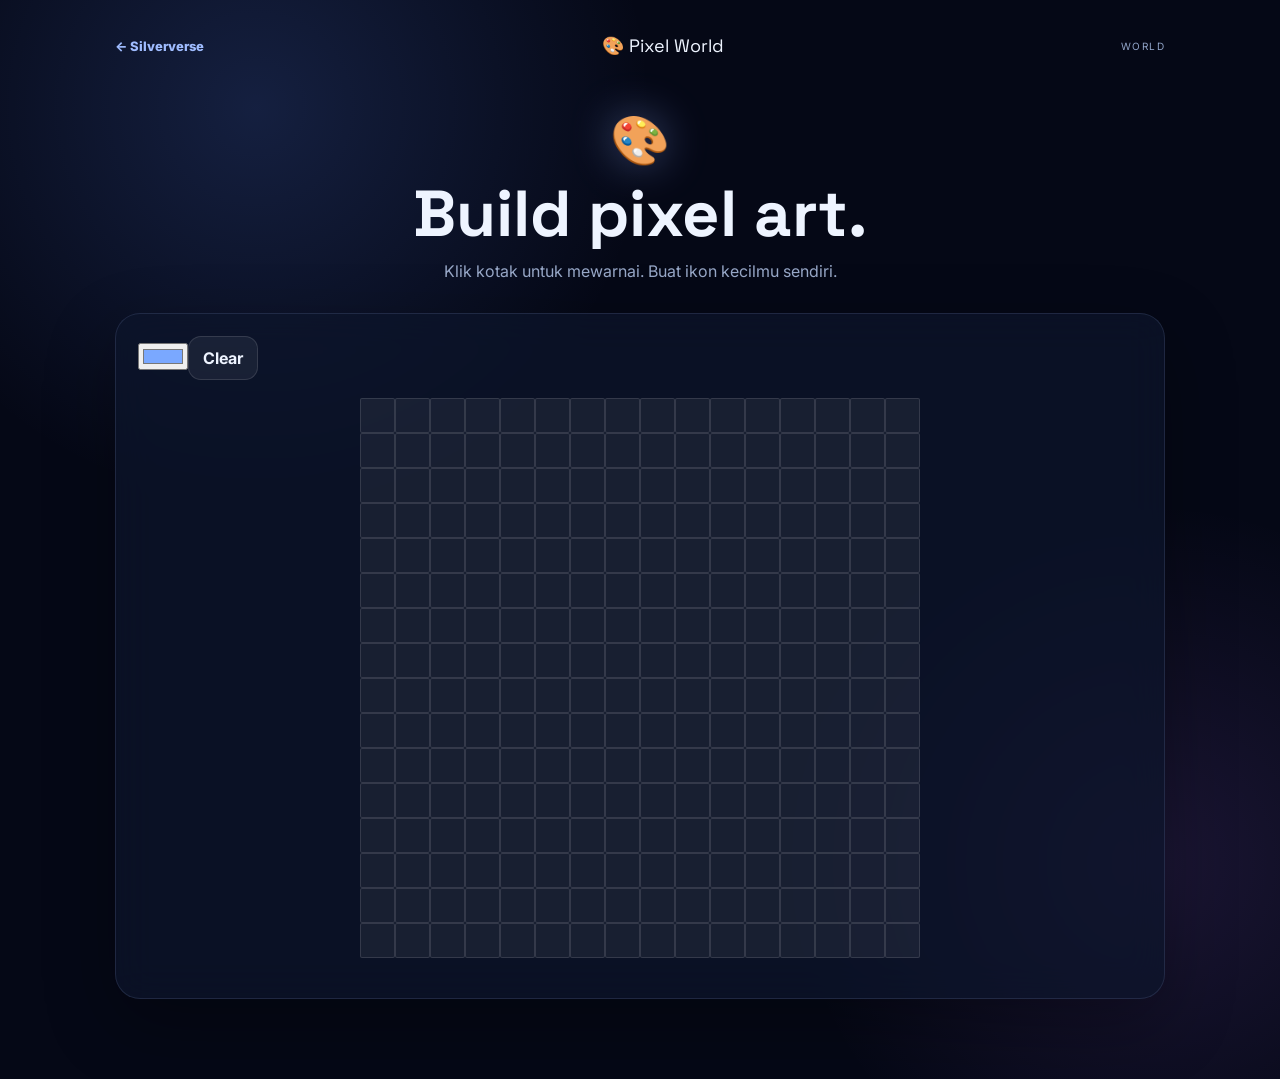
<file: apps/pixel-studio/index.html>
<!doctype html><html lang="id"><head><meta charset="utf-8"><meta name="viewport" content="width=device-width,initial-scale=1">
<title>Pixel World — Silververse</title><link rel="preconnect" href="https://fonts.googleapis.com"><link rel="preconnect" href="https://fonts.gstatic.com" crossorigin>
<link href="https://fonts.googleapis.com/css2?family=Inter:wght@400;600;700;800&family=Space+Grotesk:wght@600;700&display=swap" rel="stylesheet"><link rel="stylesheet" href="style.css"></head>
<body><div class="shell"><nav class="nav"><a class="back" href="../../">← Silververse</a><div class="title">🎨 Pixel World</div><span class="pill">WORLD</span></nav>
<div class="hero"><div class="emoji">🎨</div><h1>Build pixel art.</h1><p>Klik kotak untuk mewarnai. Buat ikon kecilmu sendiri.</p></div>
<div class="panel"><input id="color" type="color" value="#7aa8ff"><button id="clear">Clear</button><div id="pixels" style="display:grid;grid-template-columns:repeat(16,1fr);max-width:560px;margin:18px auto"></div></div>
</div><script src="app.js"></script></body></html>
</file>
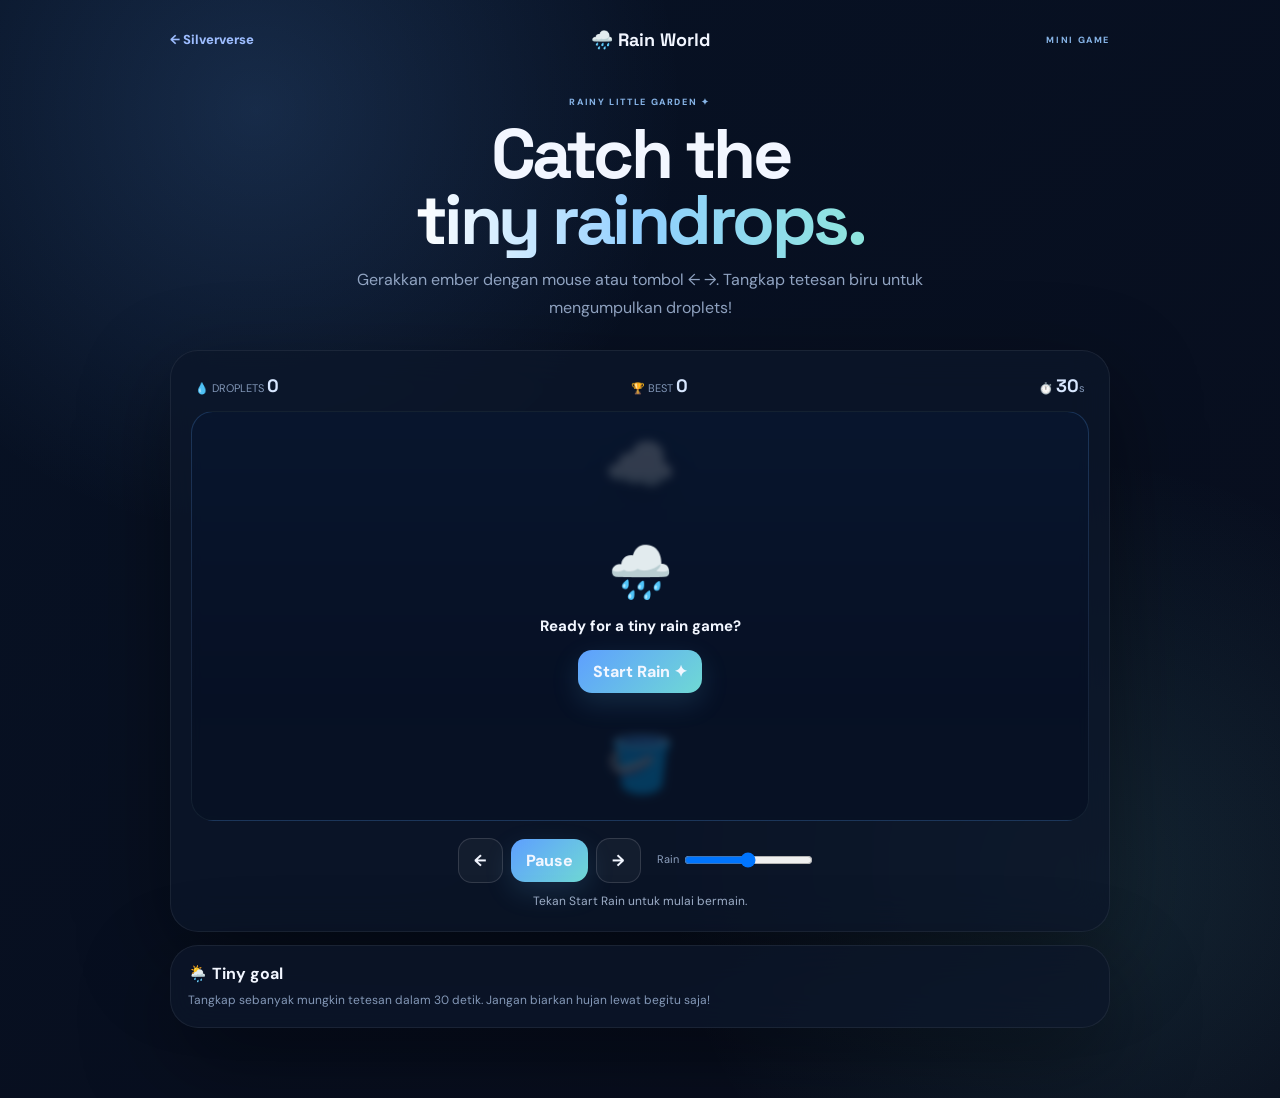
<file: apps/rain/index.html>
<!doctype html><html lang="id"><head><meta charset="utf-8"><meta name="viewport" content="width=device-width,initial-scale=1">
<title>Rain World 🌧️ — Silververse</title><link rel="preconnect" href="https://fonts.googleapis.com"><link rel="preconnect" href="https://fonts.gstatic.com" crossorigin>
<link href="https://fonts.googleapis.com/css2?family=DM+Sans:wght@400;600;700;800&family=Space+Grotesk:wght@600;700&display=swap" rel="stylesheet"><link rel="stylesheet" href="style.css"></head>
<body><div class="shell"><nav class="nav"><a class="back" href="../../">← Silververse</a><div class="title">🌧️ Rain World</div><span class="pill">MINI GAME</span></nav>
<header class="hero"><div class="eyebrow">RAINY LITTLE GARDEN ✦</div><h1>Catch the<br><span>tiny raindrops.</span></h1><p>Gerakkan ember dengan mouse atau tombol ← →. Tangkap tetesan biru untuk mengumpulkan droplets!</p></header>
<section class="panel game"><div class="game-top"><div>💧 DROPLETS <b id="score">0</b></div><div>🏆 BEST <b id="best">0</b></div><div>⏱️ <b id="time">30</b>s</div></div>
<div id="rain" class="rain"><div class="cloud">☁️</div><div id="bucket" class="bucket">🪣</div><div id="startOverlay" class="overlay"><div class="big">🌧️</div><b>Ready for a tiny rain game?</b><button class="primary" id="start">Start Rain ✦</button></div></div>
<div class="controls"><button id="left">←</button><button class="primary" id="pause">Pause</button><button id="right">→</button><label>Rain <input id="amount" type="range" min="1" max="3" value="2"></label></div>
<div id="status" class="status">Tekan Start Rain untuk mulai bermain.</div></section>
<section class="panel tips"><b>🌦️ Tiny goal</b><p>Tangkap sebanyak mungkin tetesan dalam 30 detik. Jangan biarkan hujan lewat begitu saja!</p></section>
</div><script src="app.js"></script></body></html>
</file>
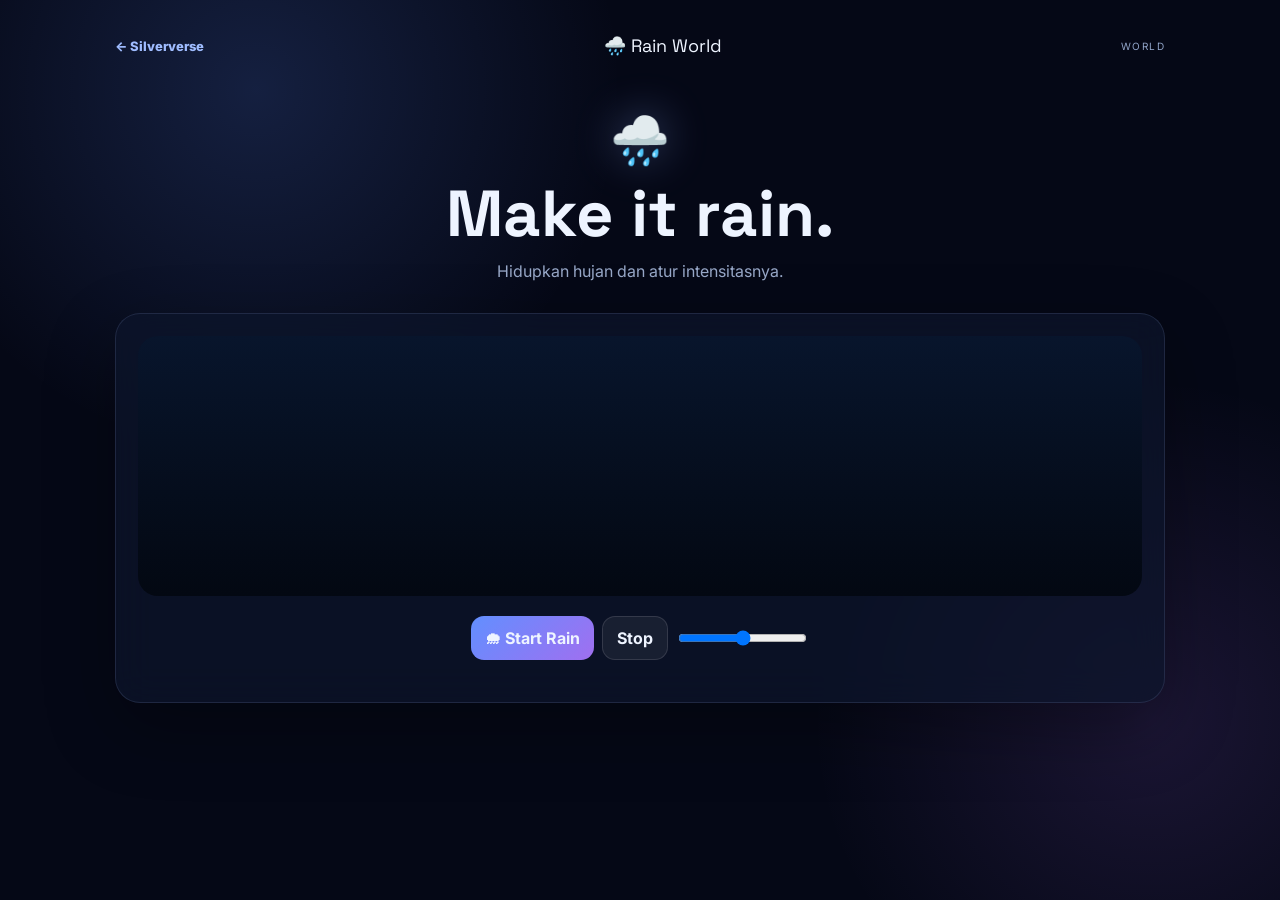
<file: apps/rainroom/index.html>
<!doctype html><html lang="id"><head><meta charset="utf-8"><meta name="viewport" content="width=device-width,initial-scale=1">
<title>Rain World — Silververse</title><link rel="preconnect" href="https://fonts.googleapis.com"><link rel="preconnect" href="https://fonts.gstatic.com" crossorigin>
<link href="https://fonts.googleapis.com/css2?family=Inter:wght@400;600;700;800&family=Space+Grotesk:wght@600;700&display=swap" rel="stylesheet"><link rel="stylesheet" href="style.css"></head>
<body><div class="shell"><nav class="nav"><a class="back" href="../../">← Silververse</a><div class="title">🌧️ Rain World</div><span class="pill">WORLD</span></nav>
<div class="hero"><div class="emoji">🌧️</div><h1>Make it rain.</h1><p>Hidupkan hujan dan atur intensitasnya.</p></div>
<div class="panel" style="text-align:center"><div id="rain" style="height:260px;position:relative;overflow:hidden;border-radius:20px;background:linear-gradient(#08152c,#030812)"></div><div class="actions"><button class="primary" id="start">🌧 Start Rain</button><button id="stop">Stop</button><input id="amount" type="range" min="10" max="100" value="55"></div></div>
</div><script src="app.js"></script></body></html>
</file>
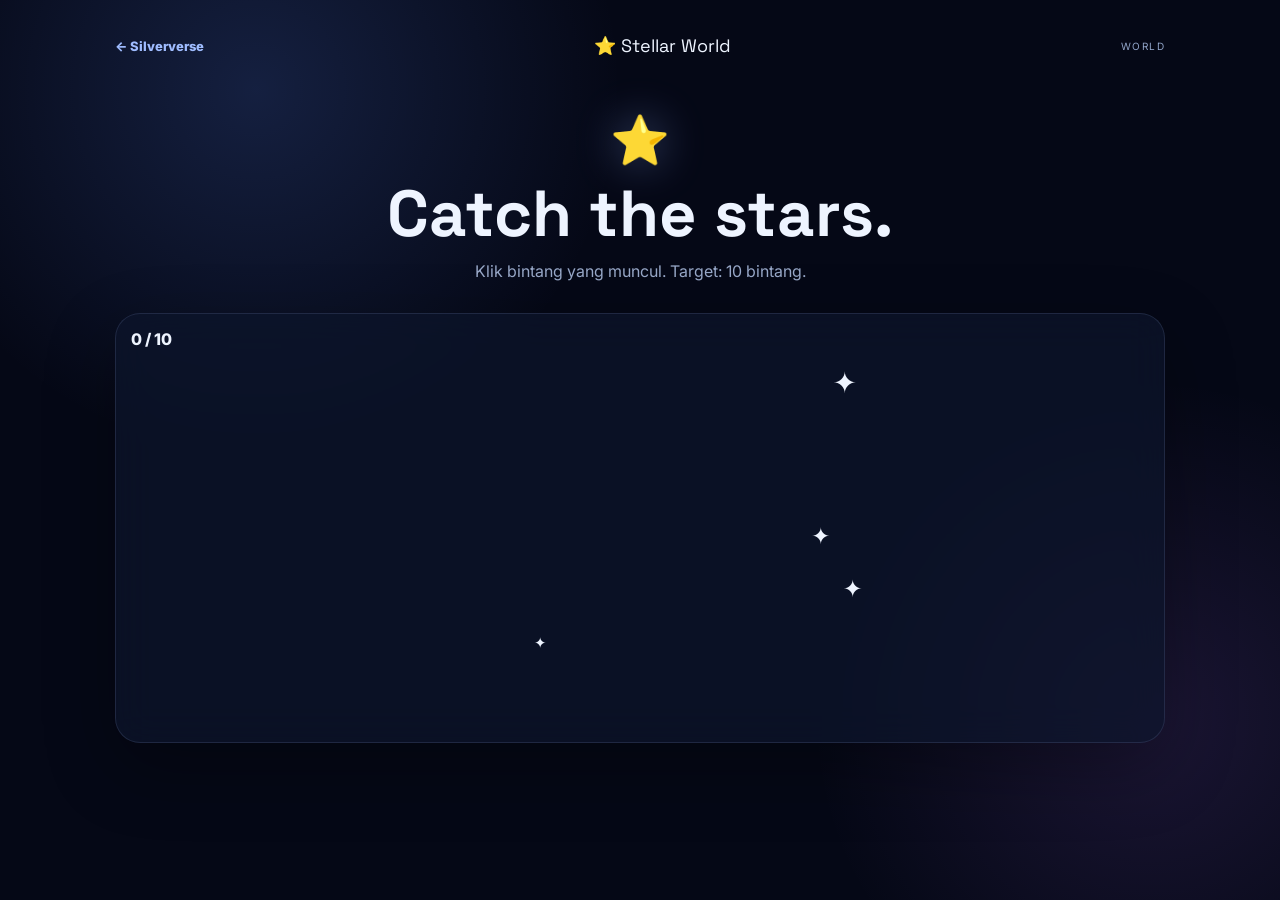
<file: apps/stellar/index.html>
<!doctype html><html lang="id"><head><meta charset="utf-8"><meta name="viewport" content="width=device-width,initial-scale=1">
<title>Stellar World — Silververse</title><link rel="preconnect" href="https://fonts.googleapis.com"><link rel="preconnect" href="https://fonts.gstatic.com" crossorigin>
<link href="https://fonts.googleapis.com/css2?family=Inter:wght@400;600;700;800&family=Space+Grotesk:wght@600;700&display=swap" rel="stylesheet"><link rel="stylesheet" href="style.css"></head>
<body><div class="shell"><nav class="nav"><a class="back" href="../../">← Silververse</a><div class="title">⭐ Stellar World</div><span class="pill">WORLD</span></nav>
<div class="hero"><div class="emoji">⭐</div><h1>Catch the stars.</h1><p>Klik bintang yang muncul. Target: 10 bintang.</p></div>
<div class="panel" style="height:430px;position:relative;overflow:hidden" id="sky"><div id="score" style="position:absolute;top:15px;left:15px;font-weight:800">0 / 10</div></div>
</div><script src="app.js"></script></body></html>
</file>
<file: apps/colorlab/style.css>
*{box-sizing:border-box}body{margin:0;min-height:100vh;color:#eef4ff;font-family:Inter,system-ui,sans-serif;background:
radial-gradient(circle at 20% 10%,rgba(92,139,255,.18),transparent 28%),radial-gradient(circle at 90% 80%,rgba(176,112,255,.13),transparent 25%),#050816}
a{color:inherit;text-decoration:none}button,input,textarea,select{font:inherit}button{cursor:pointer;color:inherit;background:rgba(255,255,255,.06);border:1px solid rgba(255,255,255,.12);border-radius:13px;padding:11px 14px;font-weight:700;transition:.2s}button:hover{transform:translateY(-2px);background:rgba(255,255,255,.1)}
.shell{width:min(1050px,92vw);margin:auto;padding:22px 0 80px}.nav{display:flex;justify-content:space-between;align-items:center;padding:12px 0 28px}.back{color:#9fbcff;font-size:13px;font-weight:800}.title{font-family:"Space Grotesk";font-size:18px}.pill{font-size:10px;letter-spacing:.14em;color:#91a4c8}.hero{text-align:center;padding:25px 0 28px}.hero .emoji{font-size:48px;filter:drop-shadow(0 0 22px rgba(140,170,255,.4))}.hero h1{font-family:"Space Grotesk";font-size:clamp(36px,7vw,65px);line-height:1;margin:12px 0}.hero p{color:#98a8c8;max-width:600px;margin:auto;line-height:1.7}.panel{background:rgba(13,21,43,.72);border:1px solid rgba(170,195,255,.13);border-radius:25px;padding:22px;box-shadow:0 25px 70px rgba(0,0,0,.3);backdrop-filter:blur(18px)}.actions{display:flex;justify-content:center;gap:8px;flex-wrap:wrap;margin:20px 0}.primary{background:linear-gradient(135deg,#628fff,#a06ff0);border:0}.result{color:#a9b9d7;text-align:center;font-size:13px;margin-top:12px}.grid2{display:grid;grid-template-columns:1fr 1fr;gap:14px}.stat{padding:16px;border:1px solid rgba(255,255,255,.09);border-radius:17px;background:rgba(255,255,255,.035)}.stat b{display:block;font-size:25px;font-family:"Space Grotesk"}.stat span{font-size:11px;color:#8fa0be}@media(max-width:650px){.grid2{grid-template-columns:1fr}.shell{padding-top:12px}.nav{padding-bottom:15px}.hero{padding-top:18px}}
</file>
<file: apps/focus/style.css>
*{box-sizing:border-box}body{margin:0;min-height:100vh;color:#eef4ff;font-family:Inter,system-ui,sans-serif;background:
radial-gradient(circle at 20% 10%,rgba(92,139,255,.18),transparent 28%),radial-gradient(circle at 90% 80%,rgba(176,112,255,.13),transparent 25%),#050816}
a{color:inherit;text-decoration:none}button,input,textarea,select{font:inherit}button{cursor:pointer;color:inherit;background:rgba(255,255,255,.06);border:1px solid rgba(255,255,255,.12);border-radius:13px;padding:11px 14px;font-weight:700;transition:.2s}button:hover{transform:translateY(-2px);background:rgba(255,255,255,.1)}
.shell{width:min(1050px,92vw);margin:auto;padding:22px 0 80px}.nav{display:flex;justify-content:space-between;align-items:center;padding:12px 0 28px}.back{color:#9fbcff;font-size:13px;font-weight:800}.title{font-family:"Space Grotesk";font-size:18px}.pill{font-size:10px;letter-spacing:.14em;color:#91a4c8}.hero{text-align:center;padding:25px 0 28px}.hero .emoji{font-size:48px;filter:drop-shadow(0 0 22px rgba(140,170,255,.4))}.hero h1{font-family:"Space Grotesk";font-size:clamp(36px,7vw,65px);line-height:1;margin:12px 0}.hero p{color:#98a8c8;max-width:600px;margin:auto;line-height:1.7}.panel{background:rgba(13,21,43,.72);border:1px solid rgba(170,195,255,.13);border-radius:25px;padding:22px;box-shadow:0 25px 70px rgba(0,0,0,.3);backdrop-filter:blur(18px)}.actions{display:flex;justify-content:center;gap:8px;flex-wrap:wrap;margin:20px 0}.primary{background:linear-gradient(135deg,#628fff,#a06ff0);border:0}.result{color:#a9b9d7;text-align:center;font-size:13px;margin-top:12px}.grid2{display:grid;grid-template-columns:1fr 1fr;gap:14px}.stat{padding:16px;border:1px solid rgba(255,255,255,.09);border-radius:17px;background:rgba(255,255,255,.035)}.stat b{display:block;font-size:25px;font-family:"Space Grotesk"}.stat span{font-size:11px;color:#8fa0be}@media(max-width:650px){.grid2{grid-template-columns:1fr}.shell{padding-top:12px}.nav{padding-bottom:15px}.hero{padding-top:18px}}
button:disabled{opacity:.45;cursor:not-allowed;transform:none!important}
#timer{letter-spacing:-.05em;text-shadow:0 0 35px rgba(130,160,255,.18)}
</file>
<file: apps/lunara/style.css>
*{box-sizing:border-box}body{margin:0;min-height:100vh;color:#eef4ff;font-family:Inter,system-ui,sans-serif;background:
radial-gradient(circle at 20% 10%,rgba(92,139,255,.18),transparent 28%),radial-gradient(circle at 90% 80%,rgba(176,112,255,.13),transparent 25%),#050816}
a{color:inherit;text-decoration:none}button,input,textarea,select{font:inherit}button{cursor:pointer;color:inherit;background:rgba(255,255,255,.06);border:1px solid rgba(255,255,255,.12);border-radius:13px;padding:11px 14px;font-weight:700;transition:.2s}button:hover{transform:translateY(-2px);background:rgba(255,255,255,.1)}
.shell{width:min(1050px,92vw);margin:auto;padding:22px 0 80px}.nav{display:flex;justify-content:space-between;align-items:center;padding:12px 0 28px}.back{color:#9fbcff;font-size:13px;font-weight:800}.title{font-family:"Space Grotesk";font-size:18px}.pill{font-size:10px;letter-spacing:.14em;color:#91a4c8}.hero{text-align:center;padding:25px 0 28px}.hero .emoji{font-size:48px;filter:drop-shadow(0 0 22px rgba(140,170,255,.4))}.hero h1{font-family:"Space Grotesk";font-size:clamp(36px,7vw,65px);line-height:1;margin:12px 0}.hero p{color:#98a8c8;max-width:600px;margin:auto;line-height:1.7}.panel{background:rgba(13,21,43,.72);border:1px solid rgba(170,195,255,.13);border-radius:25px;padding:22px;box-shadow:0 25px 70px rgba(0,0,0,.3);backdrop-filter:blur(18px)}.actions{display:flex;justify-content:center;gap:8px;flex-wrap:wrap;margin:20px 0}.primary{background:linear-gradient(135deg,#628fff,#a06ff0);border:0}.result{color:#a9b9d7;text-align:center;font-size:13px;margin-top:12px}.grid2{display:grid;grid-template-columns:1fr 1fr;gap:14px}.stat{padding:16px;border:1px solid rgba(255,255,255,.09);border-radius:17px;background:rgba(255,255,255,.035)}.stat b{display:block;font-size:25px;font-family:"Space Grotesk"}.stat span{font-size:11px;color:#8fa0be}@media(max-width:650px){.grid2{grid-template-columns:1fr}.shell{padding-top:12px}.nav{padding-bottom:15px}.hero{padding-top:18px}}
</file>
<file: apps/melody/style.css>
*{box-sizing:border-box}body{margin:0;min-height:100vh;color:#eef4ff;font-family:Inter,system-ui,sans-serif;background:
radial-gradient(circle at 20% 10%,rgba(92,139,255,.18),transparent 28%),radial-gradient(circle at 90% 80%,rgba(176,112,255,.13),transparent 25%),#050816}
a{color:inherit;text-decoration:none}button,input,textarea,select{font:inherit}button{cursor:pointer;color:inherit;background:rgba(255,255,255,.06);border:1px solid rgba(255,255,255,.12);border-radius:13px;padding:11px 14px;font-weight:700;transition:.2s}button:hover{transform:translateY(-2px);background:rgba(255,255,255,.1)}
.shell{width:min(1050px,92vw);margin:auto;padding:22px 0 80px}.nav{display:flex;justify-content:space-between;align-items:center;padding:12px 0 28px}.back{color:#9fbcff;font-size:13px;font-weight:800}.title{font-family:"Space Grotesk";font-size:18px}.pill{font-size:10px;letter-spacing:.14em;color:#91a4c8}.hero{text-align:center;padding:25px 0 28px}.hero .emoji{font-size:48px;filter:drop-shadow(0 0 22px rgba(140,170,255,.4))}.hero h1{font-family:"Space Grotesk";font-size:clamp(36px,7vw,65px);line-height:1;margin:12px 0}.hero p{color:#98a8c8;max-width:600px;margin:auto;line-height:1.7}.panel{background:rgba(13,21,43,.72);border:1px solid rgba(170,195,255,.13);border-radius:25px;padding:22px;box-shadow:0 25px 70px rgba(0,0,0,.3);backdrop-filter:blur(18px)}.actions{display:flex;justify-content:center;gap:8px;flex-wrap:wrap;margin:20px 0}.primary{background:linear-gradient(135deg,#628fff,#a06ff0);border:0}.result{color:#a9b9d7;text-align:center;font-size:13px;margin-top:12px}.grid2{display:grid;grid-template-columns:1fr 1fr;gap:14px}.stat{padding:16px;border:1px solid rgba(255,255,255,.09);border-radius:17px;background:rgba(255,255,255,.035)}.stat b{display:block;font-size:25px;font-family:"Space Grotesk"}.stat span{font-size:11px;color:#8fa0be}@media(max-width:650px){.grid2{grid-template-columns:1fr}.shell{padding-top:12px}.nav{padding-bottom:15px}.hero{padding-top:18px}}
.note-key{min-width:70px;border-radius:16px;position:relative;user-select:none}.note-key:active,.note-key.playing{transform:translateY(-4px) scale(.98);background:linear-gradient(180deg,rgba(125,160,255,.35),rgba(160,110,240,.28));box-shadow:0 10px 30px rgba(120,150,255,.22)}button:disabled{opacity:.45;cursor:not-allowed;transform:none!important}

.toolbar{display:flex;align-items:center;justify-content:center;gap:8px;flex-wrap:wrap;margin-bottom:16px}.toolbar span{font-size:11px;color:#9aabca;padding:9px 12px;border-radius:12px;background:#fff1}.sequence{min-height:52px;margin-top:16px;padding:10px;border-radius:15px;background:#060b19;border:1px solid #fff1;display:flex;gap:6px;align-items:center;flex-wrap:wrap}.seq-note{display:grid;place-items:center;min-width:34px;height:34px;border-radius:10px;background:linear-gradient(135deg,#628fff,#a06ff0);font-weight:800;font-size:11px;box-shadow:0 6px 20px #739bff22}.empty{width:100%;text-align:center;color:#7284a4;font-size:11px}
</file>
<file: apps/neko-desktop/style.css>
*{box-sizing:border-box}body{margin:0;min-height:100vh;color:#eef4ff;font-family:Inter,system-ui,sans-serif;background:
radial-gradient(circle at 20% 10%,rgba(92,139,255,.18),transparent 28%),radial-gradient(circle at 90% 80%,rgba(176,112,255,.13),transparent 25%),#050816}
a{color:inherit;text-decoration:none}button,input,textarea,select{font:inherit}button{cursor:pointer;color:inherit;background:rgba(255,255,255,.06);border:1px solid rgba(255,255,255,.12);border-radius:13px;padding:11px 14px;font-weight:700;transition:.2s}button:hover{transform:translateY(-2px);background:rgba(255,255,255,.1)}
.shell{width:min(1050px,92vw);margin:auto;padding:22px 0 80px}.nav{display:flex;justify-content:space-between;align-items:center;padding:12px 0 28px}.back{color:#9fbcff;font-size:13px;font-weight:800}.title{font-family:"Space Grotesk";font-size:18px}.pill{font-size:10px;letter-spacing:.14em;color:#91a4c8}.hero{text-align:center;padding:25px 0 28px}.hero .emoji{font-size:48px;filter:drop-shadow(0 0 22px rgba(140,170,255,.4))}.hero h1{font-family:"Space Grotesk";font-size:clamp(36px,7vw,65px);line-height:1;margin:12px 0}.hero p{color:#98a8c8;max-width:600px;margin:auto;line-height:1.7}.panel{background:rgba(13,21,43,.72);border:1px solid rgba(170,195,255,.13);border-radius:25px;padding:22px;box-shadow:0 25px 70px rgba(0,0,0,.3);backdrop-filter:blur(18px)}.actions{display:flex;justify-content:center;gap:8px;flex-wrap:wrap;margin:20px 0}.primary{background:linear-gradient(135deg,#628fff,#a06ff0);border:0}.result{color:#a9b9d7;text-align:center;font-size:13px;margin-top:12px}.grid2{display:grid;grid-template-columns:1fr 1fr;gap:14px}.stat{padding:16px;border:1px solid rgba(255,255,255,.09);border-radius:17px;background:rgba(255,255,255,.035)}.stat b{display:block;font-size:25px;font-family:"Space Grotesk"}.stat span{font-size:11px;color:#8fa0be}@media(max-width:650px){.grid2{grid-template-columns:1fr}.shell{padding-top:12px}.nav{padding-bottom:15px}.hero{padding-top:18px}}
</file>
<file: apps/neko/style.css>
*{box-sizing:border-box}body{margin:0;min-height:100vh;color:#f4f6ff;font-family:"DM Sans",sans-serif;background:radial-gradient(circle at 20% 10%,#6d9dff2b,transparent 30%),radial-gradient(circle at 85% 80%,#ff9dca20,transparent 28%),linear-gradient(145deg,#070b19,#11102a);overflow-x:hidden}body:before{content:"";position:fixed;inset:0;z-index:-1;opacity:.13;background-image:radial-gradient(circle,#fff 1px,transparent 1.5px);background-size:45px 45px;animation:stars 22s linear infinite}@keyframes stars{to{background-position:45px 45px}}a{color:inherit;text-decoration:none}.shell{width:min(920px,92vw);margin:auto;padding:18px 0 70px}.nav{display:flex;justify-content:space-between;align-items:center;padding:10px 0 30px}.back{color:#9bb9ff;font-weight:800;font-size:13px}.title{font:700 18px "Space Grotesk"}.pill,.eyebrow{font-size:9px;letter-spacing:.18em;color:#8fb0df;font-weight:800}.hero{text-align:center;padding:20px 0 28px}.hero h1{font:700 clamp(40px,7vw,68px)/.95 "Space Grotesk";letter-spacing:-.05em;margin:13px 0}.hero h1 span{background:linear-gradient(90deg,#fff,#9fc7ff,#e1a9ff);color:transparent;background-clip:text}.hero p{color:#93a4c1;max-width:620px;margin:auto;line-height:1.75}.panel{background:#0c1428c7;border:1px solid #fff1;border-radius:28px;box-shadow:0 30px 90px #0006;backdrop-filter:blur(18px)}.game{padding:24px}.cat-stage{height:280px;border-radius:22px;display:grid;place-items:center;position:relative;overflow:hidden;background:radial-gradient(circle at 50% 60%,#9fc9ff1c,transparent 35%),linear-gradient(180deg,#101c38,#0a1022)}.cat-stage:after{content:"";position:absolute;bottom:28px;width:190px;height:34px;border-radius:50%;background:#6d8dff18;filter:blur(9px)}.cat{font-size:132px;position:relative;z-index:2;filter:drop-shadow(0 15px 25px #0007);animation:bob 2.8s ease-in-out infinite;cursor:pointer;user-select:none}.cat.jump{animation:jump .55s ease}.spark{position:absolute;z-index:3;color:#c7dcff;font-size:25px;animation:twinkle 2s infinite}.s1{left:22%;top:28%}.s2{right:24%;top:48%;animation-delay:.7s}@keyframes bob{50%{transform:translateY(-8px) rotate(2deg)}}@keyframes jump{50%{transform:translateY(-34px) rotate(-4deg) scale(1.06)}}@keyframes twinkle{0%,100%{opacity:.25;transform:scale(.8)}50%{opacity:1;transform:scale(1.2)}}.bubble{position:absolute;z-index:4;right:23%;top:20%;padding:8px 12px;border-radius:14px 14px 4px 14px;background:#ffffff12;border:1px solid #fff2;color:#c8d8f5;font-size:12px;opacity:.9}.hud{display:flex;justify-content:space-between;align-items:center;padding:17px 4px 10px}.heart-count{font-size:15px}.heart-count b{font:700 25px "Space Grotesk";color:#ffb5d5}.level{font-size:10px;color:#8295b4;letter-spacing:.12em}.level b{color:#b8d1ff;font-size:16px}.meters{display:grid;gap:12px;padding:6px 4px}.meter-label{display:flex;justify-content:space-between;font-size:11px;color:#8da0bf;margin-bottom:6px}.meter-label b{color:#d6e2fa}.meter{height:9px;background:#fff0a;border-radius:20px;overflow:hidden}.meter i{display:block;width:70%;height:100%;border-radius:20px;background:linear-gradient(90deg,#6c9cff,#a989ff);transition:.35s}.actions{display:flex;justify-content:center;gap:8px;flex-wrap:wrap;padding:20px 0 12px}button{font:inherit;color:inherit;cursor:pointer;background:#ffffff0a;border:1px solid #fff2;border-radius:14px;padding:11px 15px;font-weight:800;transition:.2s}button:hover{transform:translateY(-3px);background:#ffffff16}.primary{border:0;background:linear-gradient(135deg,#679dff,#b17ff0);box-shadow:0 10px 28px #7f9fff2a}.status{text-align:center;color:#aebdd6;font-size:13px;min-height:20px}.challenge{margin-top:18px;padding:14px 15px;border-radius:17px;background:#ffffff06;border:1px solid #fff1;display:flex;justify-content:space-between;gap:15px;align-items:center}.challenge b{font-size:12px}.challenge span{display:block;color:#8497b6;font-size:11px;margin-top:4px}.challenge>b:last-child{color:#a9c7ff;font:700 16px "Space Grotesk"}.tips{margin-top:13px;padding:18px}.tips p{margin:7px 0 0;color:#879ab9;font-size:12px;line-height:1.6}@media(max-width:600px){.shell{padding-top:8px}.hero h1{font-size:42px}.cat-stage{height:245px}.cat{font-size:105px}.bubble{right:12%;top:15%}}
</file>
<file: apps/pixel-studio/style.css>
*{box-sizing:border-box}body{margin:0;min-height:100vh;color:#eef4ff;font-family:Inter,system-ui,sans-serif;background:
radial-gradient(circle at 20% 10%,rgba(92,139,255,.18),transparent 28%),radial-gradient(circle at 90% 80%,rgba(176,112,255,.13),transparent 25%),#050816}
a{color:inherit;text-decoration:none}button,input,textarea,select{font:inherit}button{cursor:pointer;color:inherit;background:rgba(255,255,255,.06);border:1px solid rgba(255,255,255,.12);border-radius:13px;padding:11px 14px;font-weight:700;transition:.2s}button:hover{transform:translateY(-2px);background:rgba(255,255,255,.1)}
.shell{width:min(1050px,92vw);margin:auto;padding:22px 0 80px}.nav{display:flex;justify-content:space-between;align-items:center;padding:12px 0 28px}.back{color:#9fbcff;font-size:13px;font-weight:800}.title{font-family:"Space Grotesk";font-size:18px}.pill{font-size:10px;letter-spacing:.14em;color:#91a4c8}.hero{text-align:center;padding:25px 0 28px}.hero .emoji{font-size:48px;filter:drop-shadow(0 0 22px rgba(140,170,255,.4))}.hero h1{font-family:"Space Grotesk";font-size:clamp(36px,7vw,65px);line-height:1;margin:12px 0}.hero p{color:#98a8c8;max-width:600px;margin:auto;line-height:1.7}.panel{background:rgba(13,21,43,.72);border:1px solid rgba(170,195,255,.13);border-radius:25px;padding:22px;box-shadow:0 25px 70px rgba(0,0,0,.3);backdrop-filter:blur(18px)}.actions{display:flex;justify-content:center;gap:8px;flex-wrap:wrap;margin:20px 0}.primary{background:linear-gradient(135deg,#628fff,#a06ff0);border:0}.result{color:#a9b9d7;text-align:center;font-size:13px;margin-top:12px}.grid2{display:grid;grid-template-columns:1fr 1fr;gap:14px}.stat{padding:16px;border:1px solid rgba(255,255,255,.09);border-radius:17px;background:rgba(255,255,255,.035)}.stat b{display:block;font-size:25px;font-family:"Space Grotesk"}.stat span{font-size:11px;color:#8fa0be}@media(max-width:650px){.grid2{grid-template-columns:1fr}.shell{padding-top:12px}.nav{padding-bottom:15px}.hero{padding-top:18px}}
</file>
<file: apps/rain/style.css>
*{box-sizing:border-box}body{margin:0;min-height:100vh;color:#f2f6ff;font-family:"DM Sans",sans-serif;background:radial-gradient(circle at 20% 10%,#65aaff2b,transparent 30%),radial-gradient(circle at 85% 80%,#77e5df1c,transparent 30%),linear-gradient(145deg,#071225,#080d1c)}a{color:inherit;text-decoration:none}.shell{width:min(940px,92vw);margin:auto;padding:18px 0 70px}.nav{display:flex;justify-content:space-between;align-items:center;padding:10px 0 30px}.back{color:#9dbdff;font-weight:800;font-size:13px}.title{font:700 18px "Space Grotesk"}.pill,.eyebrow{font-size:9px;letter-spacing:.18em;color:#86b3e6;font-weight:800}.hero{text-align:center;padding:15px 0 28px}.hero h1{font:700 clamp(42px,7vw,70px)/.94 "Space Grotesk";letter-spacing:-.05em;margin:13px 0}.hero h1 span{background:linear-gradient(90deg,#fff,#91cfff,#8ee5dd);color:transparent;background-clip:text}.hero p{color:#91a4c2;max-width:650px;margin:auto;line-height:1.75}.panel{background:#0c172ac7;border:1px solid #fff1;border-radius:28px;box-shadow:0 30px 90px #0006;backdrop-filter:blur(18px)}.game{padding:20px}.game-top{display:flex;justify-content:space-between;color:#8196b6;font-size:11px;padding:3px 4px 14px}.game-top b{color:#d8e7ff;font:700 18px "Space Grotesk"}.rain{height:410px;position:relative;overflow:hidden;border-radius:22px;background:linear-gradient(#10284b,#0b1730 55%,#08111f);border:1px solid #9ec8ff15;cursor:none}.rain:after{content:"";position:absolute;inset:auto 0 0;height:30%;background:linear-gradient(transparent,#6eb8ff0c);pointer-events:none}.cloud{position:absolute;top:14px;left:50%;transform:translateX(-50%);font-size:58px;opacity:.7;filter:drop-shadow(0 8px 15px #0005)}.bucket{position:absolute;bottom:20px;left:50%;transform:translateX(-50%);font-size:54px;z-index:5;transition:left .08s linear;user-select:none}.drop{position:absolute;top:-24px;width:5px;height:17px;border-radius:8px;background:linear-gradient(#bfe7ff,#4da6ff);box-shadow:0 0 10px #70c8ff88;z-index:3}.splash{position:absolute;width:24px;height:7px;border:2px solid #8dd5ff;border-top:0;border-radius:0 0 50% 50%;z-index:4;animation:splash .35s ease forwards}@keyframes splash{to{transform:scale(1.7);opacity:0}}.overlay{position:absolute;inset:0;z-index:10;display:grid;place-items:center;align-content:center;gap:10px;text-align:center;background:#061023b8;backdrop-filter:blur(4px)}.overlay .big{font-size:52px}.overlay b{font-size:15px}.overlay button{margin-top:4px}.overlay.hidden{display:none}.controls{display:flex;justify-content:center;align-items:center;gap:8px;flex-wrap:wrap;padding:17px 0 10px}.controls button{min-width:45px}.controls label{font-size:11px;color:#8da0bd;padding:0 8px}.controls input{vertical-align:middle}.status{text-align:center;color:#9fb0ca;font-size:12px;min-height:18px}.tips{padding:17px;margin-top:13px}.tips p{color:#8498b7;font-size:12px;line-height:1.6;margin:7px 0 0}button{font:inherit;color:inherit;cursor:pointer;background:#ffffff0a;border:1px solid #fff2;border-radius:14px;padding:11px 15px;font-weight:800;transition:.2s}button:hover{transform:translateY(-2px);background:#ffffff16}.primary{border:0;background:linear-gradient(135deg,#5e9fff,#6fd9d4);box-shadow:0 10px 28px #65c4ff25}@media(max-width:600px){.shell{padding-top:8px}.hero h1{font-size:44px}.rain{height:350px}.game-top{gap:8px}.cloud{font-size:45px}}
</file>
<file: apps/rainroom/style.css>
*{box-sizing:border-box}body{margin:0;min-height:100vh;color:#eef4ff;font-family:Inter,system-ui,sans-serif;background:
radial-gradient(circle at 20% 10%,rgba(92,139,255,.18),transparent 28%),radial-gradient(circle at 90% 80%,rgba(176,112,255,.13),transparent 25%),#050816}
a{color:inherit;text-decoration:none}button,input,textarea,select{font:inherit}button{cursor:pointer;color:inherit;background:rgba(255,255,255,.06);border:1px solid rgba(255,255,255,.12);border-radius:13px;padding:11px 14px;font-weight:700;transition:.2s}button:hover{transform:translateY(-2px);background:rgba(255,255,255,.1)}
.shell{width:min(1050px,92vw);margin:auto;padding:22px 0 80px}.nav{display:flex;justify-content:space-between;align-items:center;padding:12px 0 28px}.back{color:#9fbcff;font-size:13px;font-weight:800}.title{font-family:"Space Grotesk";font-size:18px}.pill{font-size:10px;letter-spacing:.14em;color:#91a4c8}.hero{text-align:center;padding:25px 0 28px}.hero .emoji{font-size:48px;filter:drop-shadow(0 0 22px rgba(140,170,255,.4))}.hero h1{font-family:"Space Grotesk";font-size:clamp(36px,7vw,65px);line-height:1;margin:12px 0}.hero p{color:#98a8c8;max-width:600px;margin:auto;line-height:1.7}.panel{background:rgba(13,21,43,.72);border:1px solid rgba(170,195,255,.13);border-radius:25px;padding:22px;box-shadow:0 25px 70px rgba(0,0,0,.3);backdrop-filter:blur(18px)}.actions{display:flex;justify-content:center;gap:8px;flex-wrap:wrap;margin:20px 0}.primary{background:linear-gradient(135deg,#628fff,#a06ff0);border:0}.result{color:#a9b9d7;text-align:center;font-size:13px;margin-top:12px}.grid2{display:grid;grid-template-columns:1fr 1fr;gap:14px}.stat{padding:16px;border:1px solid rgba(255,255,255,.09);border-radius:17px;background:rgba(255,255,255,.035)}.stat b{display:block;font-size:25px;font-family:"Space Grotesk"}.stat span{font-size:11px;color:#8fa0be}@media(max-width:650px){.grid2{grid-template-columns:1fr}.shell{padding-top:12px}.nav{padding-bottom:15px}.hero{padding-top:18px}}
</file>
<file: apps/stellar/style.css>
*{box-sizing:border-box}body{margin:0;min-height:100vh;color:#eef4ff;font-family:Inter,system-ui,sans-serif;background:
radial-gradient(circle at 20% 10%,rgba(92,139,255,.18),transparent 28%),radial-gradient(circle at 90% 80%,rgba(176,112,255,.13),transparent 25%),#050816}
a{color:inherit;text-decoration:none}button,input,textarea,select{font:inherit}button{cursor:pointer;color:inherit;background:rgba(255,255,255,.06);border:1px solid rgba(255,255,255,.12);border-radius:13px;padding:11px 14px;font-weight:700;transition:.2s}button:hover{transform:translateY(-2px);background:rgba(255,255,255,.1)}
.shell{width:min(1050px,92vw);margin:auto;padding:22px 0 80px}.nav{display:flex;justify-content:space-between;align-items:center;padding:12px 0 28px}.back{color:#9fbcff;font-size:13px;font-weight:800}.title{font-family:"Space Grotesk";font-size:18px}.pill{font-size:10px;letter-spacing:.14em;color:#91a4c8}.hero{text-align:center;padding:25px 0 28px}.hero .emoji{font-size:48px;filter:drop-shadow(0 0 22px rgba(140,170,255,.4))}.hero h1{font-family:"Space Grotesk";font-size:clamp(36px,7vw,65px);line-height:1;margin:12px 0}.hero p{color:#98a8c8;max-width:600px;margin:auto;line-height:1.7}.panel{background:rgba(13,21,43,.72);border:1px solid rgba(170,195,255,.13);border-radius:25px;padding:22px;box-shadow:0 25px 70px rgba(0,0,0,.3);backdrop-filter:blur(18px)}.actions{display:flex;justify-content:center;gap:8px;flex-wrap:wrap;margin:20px 0}.primary{background:linear-gradient(135deg,#628fff,#a06ff0);border:0}.result{color:#a9b9d7;text-align:center;font-size:13px;margin-top:12px}.grid2{display:grid;grid-template-columns:1fr 1fr;gap:14px}.stat{padding:16px;border:1px solid rgba(255,255,255,.09);border-radius:17px;background:rgba(255,255,255,.035)}.stat b{display:block;font-size:25px;font-family:"Space Grotesk"}.stat span{font-size:11px;color:#8fa0be}@media(max-width:650px){.grid2{grid-template-columns:1fr}.shell{padding-top:12px}.nav{padding-bottom:15px}.hero{padding-top:18px}}
</file>
